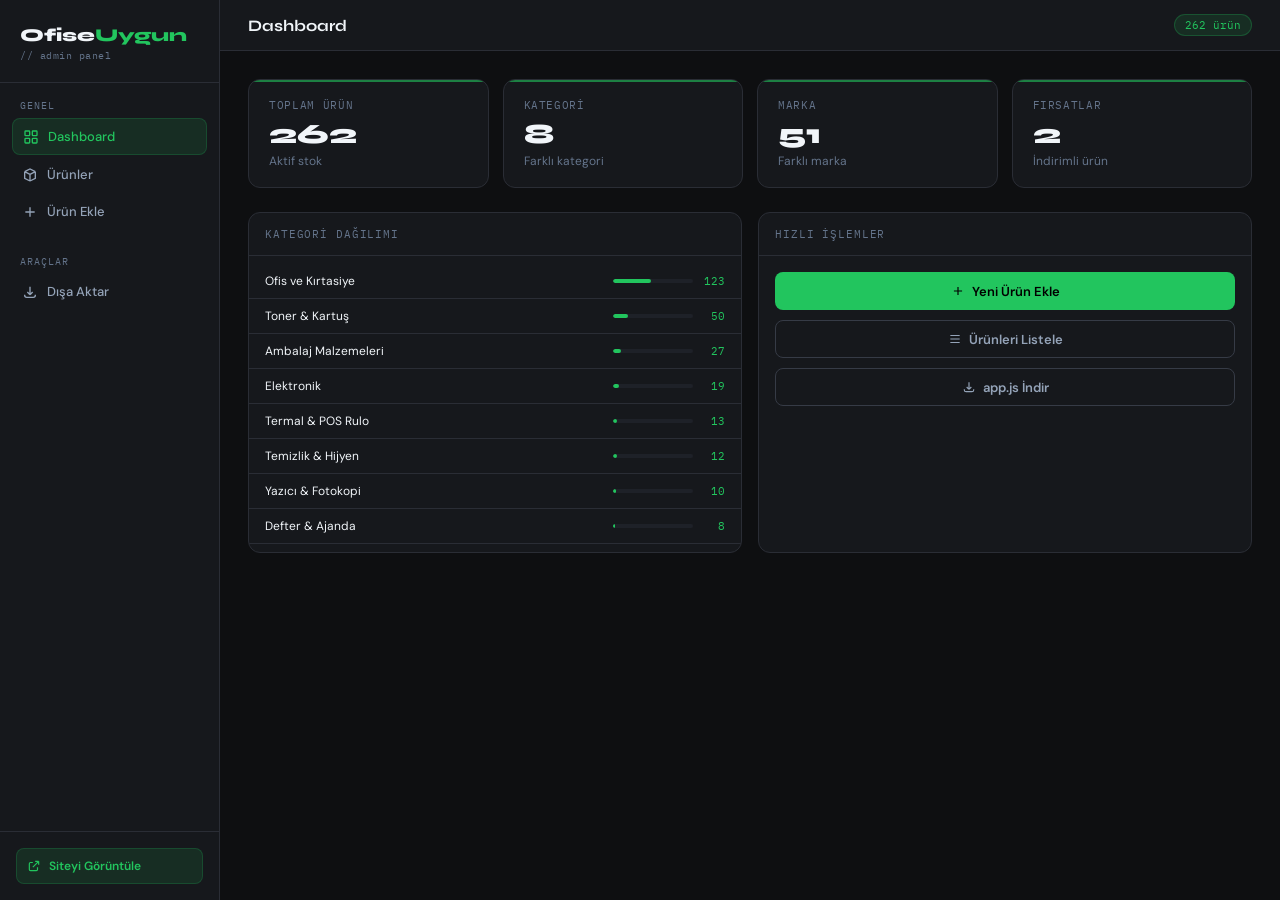
<file: admin.html>
<!DOCTYPE html>
<html lang="tr">
<head>
<meta charset="UTF-8">
<meta name="viewport" content="width=device-width, initial-scale=1.0">
<title>OfiseUygun – Admin Paneli</title>
<link href="https://fonts.googleapis.com/css2?family=IBM+Plex+Mono:wght@400;600&family=Syne:wght@600;700;800&family=DM+Sans:wght@300;400;500;600&display=swap" rel="stylesheet">
<style>
  :root {
    --bg: #0e0f11;
    --surface: #16181c;
    --surface2: #1e2128;
    --border: #2a2d35;
    --border2: #363b46;
    --green: #22c55e;
    --green-dim: #16a34a;
    --green-glow: rgba(34,197,94,.12);
    --red: #ef4444;
    --yellow: #f59e0b;
    --blue: #3b82f6;
    --text: #f1f5f9;
    --muted: #64748b;
    --muted2: #94a3b8;
    --mono: 'IBM Plex Mono', monospace;
    --head: 'Syne', sans-serif;
    --body: 'DM Sans', sans-serif;
  }

  * { box-sizing: border-box; margin: 0; padding: 0; }
  html { scroll-behavior: smooth; }
  body { background: var(--bg); color: var(--text); font-family: var(--body); font-size: 14px; min-height: 100vh; display: flex; }

  /* ── SIDEBAR ── */
  .sidebar {
    width: 220px; flex-shrink: 0; background: var(--surface);
    border-right: 1px solid var(--border); display: flex; flex-direction: column;
    position: sticky; top: 0; height: 100vh; overflow-y: auto;
  }
  .sidebar-logo {
    padding: 24px 20px 20px; border-bottom: 1px solid var(--border);
  }
  .sidebar-logo .brand { font-family: var(--head); font-size: 18px; font-weight: 800; }
  .sidebar-logo .brand span { color: var(--green); }
  .sidebar-logo .sub { font-family: var(--mono); font-size: 10px; color: var(--muted); margin-top: 3px; letter-spacing: .05em; }
  .nav-section { padding: 16px 12px 8px; }
  .nav-label { font-family: var(--mono); font-size: 10px; color: var(--muted); letter-spacing: .1em; text-transform: uppercase; padding: 0 8px; margin-bottom: 6px; }
  .nav-item {
    display: flex; align-items: center; gap: 9px; padding: 9px 10px; border-radius: 8px;
    cursor: pointer; font-size: 13px; font-weight: 500; color: var(--muted2);
    transition: all .15s; margin-bottom: 2px;
  }
  .nav-item:hover { background: var(--surface2); color: var(--text); }
  .nav-item.active { background: var(--green-glow); color: var(--green); border: 1px solid rgba(34,197,94,.2); }
  .nav-item svg { width: 16px; height: 16px; flex-shrink: 0; }
  .sidebar-footer { margin-top: auto; padding: 16px; border-top: 1px solid var(--border); }
  .site-link {
    display: flex; align-items: center; gap: 8px; padding: 9px 10px; border-radius: 8px;
    background: var(--green-glow); border: 1px solid rgba(34,197,94,.2); color: var(--green);
    font-size: 12px; font-weight: 600; cursor: pointer; text-decoration: none; transition: all .15s;
  }
  .site-link:hover { background: rgba(34,197,94,.2); }

  /* ── MAIN ── */
  .main { flex: 1; display: flex; flex-direction: column; min-width: 0; }
  .topbar {
    background: var(--surface); border-bottom: 1px solid var(--border);
    padding: 14px 28px; display: flex; align-items: center; justify-content: space-between;
    position: sticky; top: 0; z-index: 50;
  }
  .topbar-title { font-family: var(--head); font-size: 16px; font-weight: 700; }
  .topbar-right { display: flex; align-items: center; gap: 10px; }
  .badge-green { background: var(--green-glow); border: 1px solid rgba(34,197,94,.25); color: var(--green); font-family: var(--mono); font-size: 11px; padding: 3px 10px; border-radius: 20px; }
  .content { padding: 28px; flex: 1; }

  /* ── PAGES ── */
  .page { display: none; }
  .page.active { display: block; }

  /* ── STATS ROW ── */
  .stats-row { display: grid; grid-template-columns: repeat(4,1fr); gap: 14px; margin-bottom: 24px; }
  .stat-card {
    background: var(--surface); border: 1px solid var(--border); border-radius: 12px;
    padding: 18px 20px; position: relative; overflow: hidden;
  }
  .stat-card::before { content: ''; position: absolute; top: 0; left: 0; right: 0; height: 2px; background: var(--green); opacity: .6; }
  .stat-label { font-family: var(--mono); font-size: 11px; color: var(--muted); letter-spacing: .06em; text-transform: uppercase; margin-bottom: 8px; }
  .stat-val { font-family: var(--head); font-size: 28px; font-weight: 800; color: var(--text); line-height: 1; }
  .stat-sub { font-size: 12px; color: var(--muted); margin-top: 5px; }

  /* ── TOOLBAR ── */
  .toolbar { display: flex; align-items: center; gap: 10px; margin-bottom: 18px; flex-wrap: wrap; }
  .search-box {
    flex: 1; min-width: 220px; display: flex; align-items: center; gap: 8px;
    background: var(--surface); border: 1px solid var(--border); border-radius: 8px;
    padding: 0 12px; height: 38px;
  }
  .search-box svg { width: 15px; height: 15px; color: var(--muted); flex-shrink: 0; }
  .search-box input { flex: 1; background: none; border: none; outline: none; color: var(--text); font-size: 13px; font-family: var(--body); }
  .search-box input::placeholder { color: var(--muted); }
  .sel {
    background: var(--surface); border: 1px solid var(--border); border-radius: 8px;
    padding: 0 12px; height: 38px; color: var(--text); font-size: 13px; font-family: var(--body);
    outline: none; cursor: pointer;
  }
  .btn {
    height: 38px; padding: 0 16px; border-radius: 8px; font-size: 13px; font-weight: 600;
    cursor: pointer; transition: all .15s; display: flex; align-items: center; gap: 7px; white-space: nowrap;
    font-family: var(--body);
  }
  .btn-primary { background: var(--green); color: #000; border: none; }
  .btn-primary:hover { background: #16a34a; }
  .btn-outline { background: transparent; border: 1px solid var(--border2); color: var(--muted2); }
  .btn-outline:hover { border-color: var(--green); color: var(--green); }
  .btn-danger { background: transparent; border: 1px solid rgba(239,68,68,.3); color: var(--red); }
  .btn-danger:hover { background: rgba(239,68,68,.1); }
  .btn svg { width: 14px; height: 14px; }

  /* ── TABLE ── */
  .table-wrap { background: var(--surface); border: 1px solid var(--border); border-radius: 12px; overflow: hidden; }
  table { width: 100%; border-collapse: collapse; }
  th { background: var(--surface2); padding: 10px 16px; text-align: left; font-family: var(--mono); font-size: 10px; color: var(--muted); letter-spacing: .08em; text-transform: uppercase; font-weight: 400; border-bottom: 1px solid var(--border); white-space: nowrap; }
  td { padding: 11px 16px; border-bottom: 1px solid var(--border); font-size: 13px; vertical-align: middle; }
  tr:last-child td { border-bottom: none; }
  tr:hover td { background: rgba(255,255,255,.02); }
  .td-img { width: 42px; height: 42px; object-fit: contain; border-radius: 6px; background: var(--surface2); border: 1px solid var(--border); }
  .td-img-ph { width: 42px; height: 42px; border-radius: 6px; background: var(--surface2); border: 1px solid var(--border); display: flex; align-items: center; justify-content: center; color: var(--muted); }
  .td-name { font-weight: 600; color: var(--text); max-width: 220px; }
  .td-name small { display: block; font-weight: 400; color: var(--muted); font-size: 11px; margin-top: 2px; }
  .td-price { font-family: var(--mono); font-weight: 600; color: var(--green); }
  .td-sku { font-family: var(--mono); font-size: 11px; color: var(--muted); }
  .cat-badge { display: inline-flex; padding: 2px 9px; border-radius: 20px; font-size: 11px; font-weight: 600; background: var(--surface2); border: 1px solid var(--border2); color: var(--muted2); white-space: nowrap; }
  .ribbon-badge { display: inline-flex; padding: 2px 9px; border-radius: 20px; font-size: 11px; font-weight: 600; background: rgba(245,158,11,.1); border: 1px solid rgba(245,158,11,.3); color: var(--yellow); }
  .row-actions { display: flex; gap: 6px; }
  .act-btn { width: 30px; height: 30px; border-radius: 6px; display: flex; align-items: center; justify-content: center; cursor: pointer; transition: all .15s; }
  .act-btn svg { width: 14px; height: 14px; }
  .act-edit { background: rgba(59,130,246,.1); border: 1px solid rgba(59,130,246,.2); color: var(--blue); }
  .act-edit:hover { background: rgba(59,130,246,.2); }
  .act-del { background: rgba(239,68,68,.08); border: 1px solid rgba(239,68,68,.15); color: var(--red); }
  .act-del:hover { background: rgba(239,68,68,.18); }

  /* ── PAGINATION ── */
  .pagination { display: flex; align-items: center; justify-content: space-between; padding: 14px 16px; border-top: 1px solid var(--border); }
  .pag-info { font-family: var(--mono); font-size: 11px; color: var(--muted); }
  .pag-btns { display: flex; gap: 5px; }
  .pag-btn { width: 30px; height: 30px; border-radius: 6px; background: var(--surface2); border: 1px solid var(--border); color: var(--muted2); font-size: 12px; display: flex; align-items: center; justify-content: center; cursor: pointer; transition: all .15s; }
  .pag-btn:hover { border-color: var(--green); color: var(--green); }
  .pag-btn.active { background: var(--green); color: #000; border-color: var(--green); font-weight: 700; }

  /* ── MODAL ── */
  .modal-ov { position: fixed; inset: 0; background: rgba(0,0,0,.7); backdrop-filter: blur(4px); z-index: 200; display: flex; align-items: center; justify-content: center; opacity: 0; pointer-events: none; transition: opacity .2s; }
  .modal-ov.open { opacity: 1; pointer-events: all; }
  .modal-box {
    background: var(--surface); border: 1px solid var(--border2); border-radius: 16px;
    width: 560px; max-width: 95vw; max-height: 90vh; overflow-y: auto;
    transform: translateY(16px); transition: transform .2s;
  }
  .modal-ov.open .modal-box { transform: translateY(0); }
  .modal-head { padding: 22px 24px 18px; border-bottom: 1px solid var(--border); display: flex; align-items: center; justify-content: space-between; }
  .modal-head h3 { font-family: var(--head); font-size: 16px; font-weight: 700; }
  .modal-x { width: 30px; height: 30px; border-radius: 6px; background: var(--surface2); border: 1px solid var(--border); color: var(--muted2); display: flex; align-items: center; justify-content: center; cursor: pointer; transition: all .15s; }
  .modal-x:hover { border-color: var(--red); color: var(--red); }
  .modal-x svg { width: 14px; height: 14px; }
  .modal-body { padding: 22px 24px; }
  .form-grid { display: grid; grid-template-columns: 1fr 1fr; gap: 14px; }
  .form-full { grid-column: 1/-1; }
  .field label { display: block; font-family: var(--mono); font-size: 11px; color: var(--muted); letter-spacing: .06em; text-transform: uppercase; margin-bottom: 6px; }
  .field input, .field select, .field textarea {
    width: 100%; background: var(--surface2); border: 1px solid var(--border2); border-radius: 8px;
    padding: 9px 12px; color: var(--text); font-size: 13px; font-family: var(--body); outline: none;
    transition: border-color .15s;
  }
  .field input:focus, .field select:focus, .field textarea:focus { border-color: var(--green); }
  .field textarea { resize: vertical; min-height: 80px; }
  .modal-foot { padding: 16px 24px; border-top: 1px solid var(--border); display: flex; justify-content: flex-end; gap: 10px; }

  /* ── TOAST ── */
  .toast {
    position: fixed; bottom: 24px; right: 24px; z-index: 999;
    background: var(--surface2); border: 1px solid var(--border2); border-radius: 10px;
    padding: 12px 18px; display: flex; align-items: center; gap: 10px;
    font-size: 13px; font-weight: 500; box-shadow: 0 8px 30px rgba(0,0,0,.4);
    transform: translateY(80px); opacity: 0; transition: all .3s; pointer-events: none;
  }
  .toast.show { transform: translateY(0); opacity: 1; }
  .toast-dot { width: 8px; height: 8px; border-radius: 50%; background: var(--green); flex-shrink: 0; }
  .toast-dot.red { background: var(--red); }

  /* ── EMPTY ── */
  .empty-state { text-align: center; padding: 60px 20px; color: var(--muted); }
  .empty-state svg { width: 48px; height: 48px; margin: 0 auto 14px; opacity: .3; }
  .empty-state p { font-size: 14px; }

  /* ── CONFIRM MODAL ── */
  .confirm-box { max-width: 380px; }
  .confirm-icon { width: 48px; height: 48px; border-radius: 12px; background: rgba(239,68,68,.1); border: 1px solid rgba(239,68,68,.2); display: flex; align-items: center; justify-content: center; margin: 0 auto 14px; }
  .confirm-icon svg { width: 22px; height: 22px; color: var(--red); }
  .confirm-text { text-align: center; margin-bottom: 20px; }
  .confirm-text h4 { font-family: var(--head); font-size: 16px; margin-bottom: 6px; }
  .confirm-text p { font-size: 13px; color: var(--muted2); line-height: 1.5; }

  /* ── SCROLLBAR ── */
  ::-webkit-scrollbar { width: 5px; height: 5px; }
  ::-webkit-scrollbar-track { background: transparent; }
  ::-webkit-scrollbar-thumb { background: var(--border2); border-radius: 3px; }

  /* ── CATEGORY COLORS ── */
  .cat-toner { background: rgba(239,68,68,.08); border-color: rgba(239,68,68,.2); color: #f87171; }
  .cat-yazici { background: rgba(59,130,246,.08); border-color: rgba(59,130,246,.2); color: #60a5fa; }
  .cat-kirtasiye { background: rgba(245,158,11,.08); border-color: rgba(245,158,11,.2); color: #fbbf24; }
  .cat-ambalaj { background: rgba(139,92,246,.08); border-color: rgba(139,92,246,.2); color: #a78bfa; }
  .cat-elektronik { background: rgba(34,197,94,.08); border-color: rgba(34,197,94,.2); color: #4ade80; }
  .cat-termal { background: rgba(236,72,153,.08); border-color: rgba(236,72,153,.2); color: #f472b6; }
  .cat-temizlik { background: rgba(20,184,166,.08); border-color: rgba(20,184,166,.2); color: #2dd4bf; }

  /* ── IMG PREVIEW ── */
  .img-preview { width: 80px; height: 80px; border-radius: 8px; border: 1px solid var(--border2); object-fit: contain; background: var(--surface2); display: none; margin-bottom: 10px; }
  .img-preview.show { display: block; }

  /* ── BULK BAR ── */
  .bulk-bar {
    background: var(--surface2); border: 1px solid var(--border2); border-radius: 8px;
    padding: 10px 16px; display: flex; align-items: center; gap: 12px;
    margin-bottom: 14px; display: none;
  }
  .bulk-bar.show { display: flex; }
  .bulk-count { font-family: var(--mono); font-size: 12px; color: var(--green); font-weight: 600; }

  .chk { width: 15px; height: 15px; accent-color: var(--green); cursor: pointer; }

  /* ── EXPORT BTN ── */
  .export-note { font-family: var(--mono); font-size: 11px; color: var(--muted); margin-top: 10px; padding: 10px 12px; background: var(--surface2); border-radius: 6px; border: 1px solid var(--border); line-height: 1.6; }
</style>
</head>
<body>

<!-- ══ SIDEBAR ══ -->
<aside class="sidebar">
  <div class="sidebar-logo">
    <div class="brand">Ofise<span>Uygun</span></div>
    <div class="sub">// admin panel</div>
  </div>
  <div class="nav-section">
    <div class="nav-label">Genel</div>
    <div class="nav-item active" onclick="showPage('dashboard')">
      <svg fill="none" viewBox="0 0 24 24" stroke="currentColor" stroke-width="2"><rect x="3" y="3" width="7" height="7" rx="1"/><rect x="14" y="3" width="7" height="7" rx="1"/><rect x="3" y="14" width="7" height="7" rx="1"/><rect x="14" y="14" width="7" height="7" rx="1"/></svg>
      Dashboard
    </div>
    <div class="nav-item" onclick="showPage('products')">
      <svg fill="none" viewBox="0 0 24 24" stroke="currentColor" stroke-width="2"><path d="M20 7l-8-4-8 4m16 0l-8 4m8-4v10l-8 4m0-10L4 7m8 4v10M4 7v10l8 4"/></svg>
      Ürünler
    </div>
    <div class="nav-item" onclick="showPage('addProduct')">
      <svg fill="none" viewBox="0 0 24 24" stroke="currentColor" stroke-width="2"><path d="M12 5v14m-7-7h14"/></svg>
      Ürün Ekle
    </div>
  </div>
  <div class="nav-section">
    <div class="nav-label">Araçlar</div>
    <div class="nav-item" onclick="showPage('export')">
      <svg fill="none" viewBox="0 0 24 24" stroke="currentColor" stroke-width="2"><path d="M4 16v1a3 3 0 003 3h10a3 3 0 003-3v-1m-4-4l-4 4m0 0l-4-4m4 4V4"/></svg>
      Dışa Aktar
    </div>
  </div>
  <div class="sidebar-footer">
    <a class="site-link" href="index.html" target="_blank">
      <svg fill="none" viewBox="0 0 24 24" stroke="currentColor" stroke-width="2" style="width:14px;height:14px"><path d="M10 6H6a2 2 0 00-2 2v10a2 2 0 002 2h10a2 2 0 002-2v-4M14 4h6m0 0v6m0-6L10 14"/></svg>
      Siteyi Görüntüle
    </a>
  </div>
</aside>

<!-- ══ MAIN ══ -->
<div class="main">
  <div class="topbar">
    <div class="topbar-title" id="topbarTitle">Dashboard</div>
    <div class="topbar-right">
      <div class="badge-green" id="productCountBadge">0 ürün</div>
    </div>
  </div>
  <div class="content">

    <!-- ── DASHBOARD ── -->
    <div class="page active" id="page-dashboard">
      <div class="stats-row">
        <div class="stat-card">
          <div class="stat-label">Toplam Ürün</div>
          <div class="stat-val" id="s-total">0</div>
          <div class="stat-sub">Aktif stok</div>
        </div>
        <div class="stat-card">
          <div class="stat-label">Kategori</div>
          <div class="stat-val" id="s-cats">0</div>
          <div class="stat-sub">Farklı kategori</div>
        </div>
        <div class="stat-card">
          <div class="stat-label">Marka</div>
          <div class="stat-val" id="s-brands">0</div>
          <div class="stat-sub">Farklı marka</div>
        </div>
        <div class="stat-card">
          <div class="stat-label">Fırsatlar</div>
          <div class="stat-val" id="s-sale">0</div>
          <div class="stat-sub">İndirimli ürün</div>
        </div>
      </div>

      <div style="display:grid;grid-template-columns:1fr 1fr;gap:16px">
        <div class="table-wrap">
          <div style="padding:14px 16px;border-bottom:1px solid var(--border);font-family:var(--mono);font-size:11px;color:var(--muted);text-transform:uppercase;letter-spacing:.08em">Kategori Dağılımı</div>
          <div id="catBreakdown" style="padding:8px 0"></div>
        </div>
        <div class="table-wrap">
          <div style="padding:14px 16px;border-bottom:1px solid var(--border);font-family:var(--mono);font-size:11px;color:var(--muted);text-transform:uppercase;letter-spacing:.08em">Hızlı İşlemler</div>
          <div style="padding:16px;display:flex;flex-direction:column;gap:10px">
            <button class="btn btn-primary" style="width:100%;justify-content:center" onclick="showPage('addProduct')">
              <svg fill="none" viewBox="0 0 24 24" stroke="currentColor" stroke-width="2"><path d="M12 5v14m-7-7h14"/></svg>
              Yeni Ürün Ekle
            </button>
            <button class="btn btn-outline" style="width:100%;justify-content:center" onclick="showPage('products')">
              <svg fill="none" viewBox="0 0 24 24" stroke="currentColor" stroke-width="2"><path d="M4 6h16M4 12h16M4 18h16"/></svg>
              Ürünleri Listele
            </button>
            <button class="btn btn-outline" style="width:100%;justify-content:center" onclick="showPage('export')">
              <svg fill="none" viewBox="0 0 24 24" stroke="currentColor" stroke-width="2"><path d="M4 16v1a3 3 0 003 3h10a3 3 0 003-3v-1m-4-4l-4 4m0 0l-4-4m4 4V4"/></svg>
              app.js İndir
            </button>
          </div>
        </div>
      </div>
    </div>

    <!-- ── ÜRÜNLER ── -->
    <div class="page" id="page-products">
      <div class="toolbar">
        <div class="search-box">
          <svg fill="none" viewBox="0 0 24 24" stroke="currentColor" stroke-width="2.5"><circle cx="11" cy="11" r="8"/><path d="m21 21-4.35-4.35"/></svg>
          <input type="search" id="prodSearch" placeholder="Ürün adı, marka, SKU ara..." oninput="renderProducts()">
        </div>
        <select class="sel" id="catFilter" onchange="renderProducts()">
          <option value="">Tüm Kategoriler</option>
        </select>
        <select class="sel" id="sortFilter" onchange="renderProducts()">
          <option value="">Varsayılan</option>
          <option value="pa">Fiyat ↑</option>
          <option value="pd">Fiyat ↓</option>
          <option value="na">A–Z</option>
        </select>
        <button class="btn btn-primary" onclick="openAddModal()">
          <svg fill="none" viewBox="0 0 24 24" stroke="currentColor" stroke-width="2"><path d="M12 5v14m-7-7h14"/></svg>
          Ürün Ekle
        </button>
      </div>

      <div class="bulk-bar" id="bulkBar">
        <span class="bulk-count" id="bulkCount">0 seçili</span>
        <button class="btn btn-danger" onclick="bulkDelete()">
          <svg fill="none" viewBox="0 0 24 24" stroke="currentColor" stroke-width="2"><path d="M19 7l-.867 12.142A2 2 0 0116.138 21H7.862a2 2 0 01-1.995-1.858L5 7m5 4v6m4-6v6m1-10V4a1 1 0 00-1-1h-4a1 1 0 00-1 1v3M4 7h16"/></svg>
          Seçilenleri Sil
        </button>
        <button class="btn btn-outline" onclick="clearSelection()">İptal</button>
      </div>

      <div class="table-wrap">
        <table>
          <thead>
            <tr>
              <th><input type="checkbox" class="chk" id="selectAll" onchange="toggleSelectAll(this)"></th>
              <th>Görsel</th>
              <th>Ürün Adı</th>
              <th>Kategori</th>
              <th>Fiyat</th>
              <th>SKU</th>
              <th>İşlemler</th>
            </tr>
          </thead>
          <tbody id="prodTbody"></tbody>
        </table>
        <div class="pagination">
          <div class="pag-info" id="pagInfo"></div>
          <div class="pag-btns" id="pagBtns"></div>
        </div>
      </div>
    </div>

    <!-- ── ÜRÜN EKLE ── -->
    <div class="page" id="page-addProduct">
      <div style="max-width:600px">
        <div class="table-wrap" style="padding:24px">
          <h3 style="font-family:var(--head);font-size:16px;margin-bottom:20px">Yeni Ürün Ekle</h3>
          <div class="form-grid">
            <div class="field form-full">
              <label>Ürün Adı *</label>
              <input type="text" id="f-name" placeholder="Ürün adını girin">
            </div>
            <div class="field">
              <label>Marka</label>
              <input type="text" id="f-brand" placeholder="Marka adı">
            </div>
            <div class="field">
              <label>SKU / Kod</label>
              <input type="text" id="f-sku" placeholder="Ürün kodu">
            </div>
            <div class="field">
              <label>Fiyat (₺) *</label>
              <input type="number" id="f-price" placeholder="0.00" step="0.01">
            </div>
            <div class="field">
              <label>Eski Fiyat (₺)</label>
              <input type="number" id="f-strikePrice" placeholder="0.00" step="0.01">
            </div>
            <div class="field form-full">
              <label>Kategori *</label>
              <select id="f-category">
                <option value="">Kategori seçin</option>
                <option>Toner & Kartuş</option>
                <option>Yazıcı & Fotokopi</option>
                <option>Ofis ve Kırtasiye</option>
                <option>Ambalaj Malzemeleri</option>
                <option>Elektronik</option>
                <option>Termal & POS Rulo</option>
                <option>Temizlik & Hijyen</option>
                <option>Defter & Ajanda</option>
              </select>
            </div>
            <div class="field form-full">
              <label>Rozet</label>
              <select id="f-ribbon">
                <option value="">Rozet yok</option>
                <option value="En Çok Satan">⭐ En Çok Satan</option>
                <option value="Yeni">🆕 Yeni</option>
                <option value="İndirimli">🔥 İndirimli</option>
              </select>
            </div>
            <div class="field form-full">
              <label>Görsel URL</label>
              <input type="url" id="f-img" placeholder="https://..." oninput="previewImg()">
              <img id="f-img-preview" class="img-preview" alt="">
            </div>
            <div class="field form-full">
              <label>Açıklama</label>
              <textarea id="f-desc" placeholder="Ürün açıklaması..."></textarea>
            </div>
          </div>
          <div style="display:flex;gap:10px;margin-top:20px">
            <button class="btn btn-primary" onclick="saveNewProduct()">
              <svg fill="none" viewBox="0 0 24 24" stroke="currentColor" stroke-width="2"><path d="M5 13l4 4L19 7"/></svg>
              Ürünü Kaydet
            </button>
            <button class="btn btn-outline" onclick="clearForm()">Temizle</button>
          </div>
        </div>
      </div>
    </div>

    <!-- ── DIŞA AKTAR ── -->
    <div class="page" id="page-export">
      <div style="max-width:600px;display:flex;flex-direction:column;gap:16px">
        <div class="table-wrap" style="padding:24px">
          <h3 style="font-family:var(--head);font-size:16px;margin-bottom:6px">app.js Olarak İndir</h3>
          <p style="font-size:13px;color:var(--muted2);line-height:1.6;margin-bottom:18px">
            Admin panelinde yaptığınız tüm değişiklikler (ürün ekleme, silme, düzenleme) buradan <code style="background:var(--surface2);padding:2px 6px;border-radius:4px;font-family:var(--mono);font-size:12px">app.js</code> dosyası olarak indirilir. İndirilen dosyayı sitenizin klasörüne kopyalayın.
          </p>
          <button class="btn btn-primary" style="width:100%;justify-content:center;height:44px" onclick="exportAppJS()">
            <svg fill="none" viewBox="0 0 24 24" stroke="currentColor" stroke-width="2"><path d="M4 16v1a3 3 0 003 3h10a3 3 0 003-3v-1m-4-4l-4 4m0 0l-4-4m4 4V4"/></svg>
            app.js İndir
          </button>
          <div class="export-note" style="margin-top:14px">
            📁 İndirilen dosyayı <strong>index.html</strong> ile aynı klasöre kopyalayın.<br>
            ✅ Eski <strong>app.js</strong> dosyasının üzerine yazın.<br>
            🔄 Sayfayı yenileyin — değişiklikler anında yansır.
          </div>
        </div>

        <div class="table-wrap" style="padding:24px">
          <h3 style="font-family:var(--head);font-size:16px;margin-bottom:6px">JSON Olarak İndir</h3>
          <p style="font-size:13px;color:var(--muted2);line-height:1.6;margin-bottom:18px">
            Sadece ürün verilerini JSON formatında indirin. Yedekleme veya başka platformlara aktarma için kullanışlıdır.
          </p>
          <button class="btn btn-outline" style="width:100%;justify-content:center;height:44px" onclick="exportJSON()">
            <svg fill="none" viewBox="0 0 24 24" stroke="currentColor" stroke-width="2"><path d="M9 12h6m-6 4h6m2 5H7a2 2 0 01-2-2V5a2 2 0 012-2h5.586a1 1 0 01.707.293l5.414 5.414a1 1 0 01.293.707V19a2 2 0 01-2 2z"/></svg>
            products.json İndir
          </button>
        </div>

        <div class="table-wrap" style="padding:24px">
          <h3 style="font-family:var(--head);font-size:16px;margin-bottom:6px">JSON İçe Aktar</h3>
          <p style="font-size:13px;color:var(--muted2);line-height:1.6;margin-bottom:14px">
            Daha önce indirdiğiniz JSON dosyasını yükleyerek verileri geri yükleyin.
          </p>
          <input type="file" id="importFile" accept=".json" style="display:none" onchange="importJSON(this)">
          <button class="btn btn-outline" style="width:100%;justify-content:center;height:44px" onclick="document.getElementById('importFile').click()">
            <svg fill="none" viewBox="0 0 24 24" stroke="currentColor" stroke-width="2"><path d="M4 16v1a3 3 0 003 3h10a3 3 0 003-3v-1m-4-8l-4-4m0 0L8 8m4-4v12"/></svg>
            JSON Dosyası Yükle
          </button>
        </div>
      </div>
    </div>

  </div>
</div>

<!-- ══ ÜRÜN DÜZENLE MODAL ══ -->
<div class="modal-ov" id="editModal">
  <div class="modal-box">
    <div class="modal-head">
      <h3>Ürünü Düzenle</h3>
      <div class="modal-x" onclick="closeModal('editModal')"><svg fill="none" viewBox="0 0 24 24" stroke="currentColor" stroke-width="2.5"><path d="M6 18L18 6M6 6l12 12"/></svg></div>
    </div>
    <div class="modal-body">
      <input type="hidden" id="e-idx">
      <div class="form-grid">
        <div class="field form-full">
          <label>Ürün Adı *</label>
          <input type="text" id="e-name">
        </div>
        <div class="field">
          <label>Marka</label>
          <input type="text" id="e-brand">
        </div>
        <div class="field">
          <label>SKU / Kod</label>
          <input type="text" id="e-sku">
        </div>
        <div class="field">
          <label>Fiyat (₺) *</label>
          <input type="number" id="e-price" step="0.01">
        </div>
        <div class="field">
          <label>Eski Fiyat (₺)</label>
          <input type="number" id="e-strikePrice" step="0.01">
        </div>
        <div class="field form-full">
          <label>Kategori</label>
          <select id="e-category">
            <option>Toner & Kartuş</option>
            <option>Yazıcı & Fotokopi</option>
            <option>Ofis ve Kırtasiye</option>
            <option>Ambalaj Malzemeleri</option>
            <option>Elektronik</option>
            <option>Termal & POS Rulo</option>
            <option>Temizlik & Hijyen</option>
            <option>Defter & Ajanda</option>
          </select>
        </div>
        <div class="field form-full">
          <label>Rozet</label>
          <select id="e-ribbon">
            <option value="">Rozet yok</option>
            <option value="En Çok Satan">⭐ En Çok Satan</option>
            <option value="Yeni">🆕 Yeni</option>
            <option value="İndirimli">🔥 İndirimli</option>
          </select>
        </div>
        <div class="field form-full">
          <label>Görsel URL</label>
          <input type="url" id="e-img" oninput="previewEditImg()">
          <img id="e-img-preview" class="img-preview" alt="">
        </div>
        <div class="field form-full">
          <label>Açıklama</label>
          <textarea id="e-desc"></textarea>
        </div>
      </div>
    </div>
    <div class="modal-foot">
      <button class="btn btn-outline" onclick="closeModal('editModal')">İptal</button>
      <button class="btn btn-primary" onclick="saveEdit()">
        <svg fill="none" viewBox="0 0 24 24" stroke="currentColor" stroke-width="2"><path d="M5 13l4 4L19 7"/></svg>
        Kaydet
      </button>
    </div>
  </div>
</div>

<!-- ══ SİL ONAYI ══ -->
<div class="modal-ov" id="deleteModal">
  <div class="modal-box confirm-box">
    <div class="modal-body" style="padding:28px 24px">
      <div class="confirm-icon">
        <svg fill="none" viewBox="0 0 24 24" stroke="currentColor" stroke-width="2"><path d="M19 7l-.867 12.142A2 2 0 0116.138 21H7.862a2 2 0 01-1.995-1.858L5 7m5 4v6m4-6v6m1-10V4a1 1 0 00-1-1h-4a1 1 0 00-1 1v3M4 7h16"/></svg>
      </div>
      <div class="confirm-text">
        <h4>Ürünü Sil</h4>
        <p id="deleteMsg">Bu ürünü silmek istediğinize emin misiniz? Bu işlem geri alınamaz.</p>
      </div>
    </div>
    <div class="modal-foot">
      <button class="btn btn-outline" onclick="closeModal('deleteModal')">İptal</button>
      <button class="btn btn-danger" onclick="confirmDelete()">
        <svg fill="none" viewBox="0 0 24 24" stroke="currentColor" stroke-width="2"><path d="M19 7l-.867 12.142A2 2 0 0116.138 21H7.862a2 2 0 01-1.995-1.858L5 7m5 4v6m4-6v6m1-10V4a1 1 0 00-1-1h-4a1 1 0 00-1 1v3M4 7h16"/></svg>
        Evet, Sil
      </button>
    </div>
  </div>
</div>

<!-- ══ TOAST ══ -->
<div class="toast" id="toast">
  <div class="toast-dot" id="toastDot"></div>
  <span id="toastMsg"></span>
</div>

<script>
// ══ VERİ YÜKLEME ══
// Versiyon kontrolü — her yeni admin.html'de localStorage sıfırlanır
const DATA_VERSION = '262'; // ürün sayısı değişince bu artar
const DEFAULT_PRODUCTS = [{"name": "Kyocera TK-3060 İTHAL TONER", "brand": "Kyocera", "price": 700.0, "strikePrice": 0.0, "sku": "toner1", "category": "Toner & Kartuş", "ribbon": "", "description": "1.Kalite İthal Tonerdir.", "img": "https://static.wixstatic.com/media/899f39_bf5e02796f1c45749b824a8dabb32b79~mv2.png"}, {"name": "Canon i-SENSYS MF453dw Fotokopi Makinası", "brand": "Canon", "price": 18750.0, "strikePrice": 0.0, "sku": "yazıcı1", "category": "Yazıcı & Fotokopi", "ribbon": "En Çok Satan", "description": "Canon i-SENSYS MF453dw Fotokopi Makinası, güvenilir ve yüksek performanslı bir ofis makinesidir.  Yüksek hızlı çift taraflı baskı özelliğiyle, belgelerinizi hızlı ve verimli bir şekilde çoğaltabilirsi", "img": "https://static.wixstatic.com/media/899f39_6cd233990ed3423eada49bb7715b6a61~mv2.png"}, {"name": "Canon i-SENSYS MF463dw Fotokopi Makinası", "brand": "Canon", "price": 19450.0, "strikePrice": 0.0, "sku": "yazıcı2", "category": "Yazıcı & Fotokopi", "ribbon": "En Çok Satan", "description": "Canon i-SENSYS MF463dw Fotokopi Makinası, size güvenilir ve hızlı ofis baskı, tarama ve fotokopi çözümleri sunar. Bu çok yönlü makine, 38 ppm hızında baskı yapabilir ve çift taraflı baskı özelliği say", "img": "https://static.wixstatic.com/media/899f39_b5d13fe6eb88433288a2e6f785a3bb8a~mv2.png"}, {"name": "Canon i-SENSYS MF655cdw Renkli Fotokopi Makinası ", "brand": "Canon", "price": 19950.0, "strikePrice": 0.0, "sku": "yazıcı3", "category": "Yazıcı & Fotokopi", "ribbon": "En Çok Satan", "description": "Canon i-SENSYS MF655cdw Renkli Fotokopi Makinası, ofisinizdeki baskı ve kopyalama işlemlerini hızlı ve verimli bir şekilde gerçekleştirmenizi sağlayacak bir üründür. Bu çok yönlü fotokopi makinesi, re", "img": "https://static.wixstatic.com/media/899f39_03add774d2c84b5e83991a0a62aed7fc~mv2.png"}, {"name": "Canon PIXMA G3416 Yazıcı", "brand": "Canon", "price": 6950.0, "strikePrice": 0.0, "sku": "yazıcı4", "category": "Yazıcı & Fotokopi", "ribbon": "En Çok Satan", "description": "Canon PIXMA G3416 Yazıcı, dayanıklı ve yüksek performanslı bir yazıcıdır. Bu yazıcı, dolum tankı sistemine sahip olup, büyük miktarda belge ve fotoğraf basımı için idealdir.  Tükenen mürekkep kolayca ", "img": "https://static.wixstatic.com/media/899f39_06ead777cce24d429261ed97655d2b45~mv2.png"}, {"name": "Epson L3250 Yazıcı", "brand": "Epson", "price": 7950.0, "strikePrice": 0.0, "sku": "yazıcı5", "category": "Yazıcı & Fotokopi", "ribbon": "En Çok Satan", "description": "Epson L3250 Yazıcı, bürolar için mükemmel bir seçenektir. Yüksek kaliteli baskılar için tasarlanan bu yazıcı, kullanıcıların ihtiyaç duyduğu profesyonel sonuçları en üst düzeyde sunar. Hızlı baskı hız", "img": "https://static.wixstatic.com/media/899f39_1141b5de1e6647399274ea5b0ec4ae50~mv2.png"}, {"name": "Kyocera TK-1130 İTHAL TONER", "brand": "Kyocera", "price": 425.0, "strikePrice": 0.0, "sku": "toner2", "category": "Toner & Kartuş", "ribbon": "", "description": "", "img": "https://static.wixstatic.com/media/899f39_2f05a939c94d4029951e016eeb8ef9c2~mv2.png"}, {"name": "Kyocera TK-1120 İTHAL TONER", "brand": "Kyocera", "price": 290.0, "strikePrice": 0.0, "sku": "toner3", "category": "Toner & Kartuş", "ribbon": "", "description": "", "img": "https://static.wixstatic.com/media/899f39_abae5fb3cf064d1c98905d4ead80239e~mv2.png"}, {"name": "Kyocera TK-475 İTHAL TONER", "brand": "Kyocera", "price": 575.0, "strikePrice": 0.0, "sku": "toner5", "category": "Toner & Kartuş", "ribbon": "", "description": "", "img": "https://static.wixstatic.com/media/899f39_ed9ef5c11685419cb857f3a7886dcc1c~mv2.png"}, {"name": "Kyocera TK-3100 İTHAL TONER", "brand": "Kyocera", "price": 475.0, "strikePrice": 0.0, "sku": "toner6", "category": "Toner & Kartuş", "ribbon": "", "description": "", "img": "https://static.wixstatic.com/media/899f39_3af0d5aae898476fb9e8a8d05f686cd5~mv2.png"}, {"name": "Kyocera TK-3160 İTHAL TONER", "brand": "Kyocera", "price": 420.0, "strikePrice": 0.0, "sku": "toner7", "category": "Toner & Kartuş", "ribbon": "", "description": "", "img": "https://static.wixstatic.com/media/899f39_8af04d6c63b247a78b9720f2e8b90ba8~mv2.png"}, {"name": "Kyocera TK-1150 İTHAL TONER", "brand": "Kyocera", "price": 250.0, "strikePrice": 0.0, "sku": "toner7_2", "category": "Toner & Kartuş", "ribbon": "", "description": "", "img": "https://static.wixstatic.com/media/899f39_ac42ab302f404f14b628300bb83dbff9~mv2.png"}, {"name": "Kyocera TK-3190 İTHAL TONER", "brand": "Kyocera", "price": 990.0, "strikePrice": 0.0, "sku": "toner8", "category": "Toner & Kartuş", "ribbon": "", "description": "", "img": "https://static.wixstatic.com/media/899f39_96a47532456d494e8545f59b3b204f39~mv2.png"}, {"name": "Kyocera TK-3300 İTHAL TONER", "brand": "Kyocera", "price": 520.0, "strikePrice": 0.0, "sku": "toner8_2", "category": "Toner & Kartuş", "ribbon": "", "description": "", "img": "https://static.wixstatic.com/media/899f39_a8ca268ba85b4d1b839972d0b74bc50e~mv2.png"}, {"name": "Kyocera TK-3400 İTHAL TONER", "brand": "Kyocera", "price": 500.0, "strikePrice": 0.0, "sku": "toner9", "category": "Toner & Kartuş", "ribbon": "", "description": "", "img": "https://static.wixstatic.com/media/899f39_b0ce10b5a03c41adba0f864d39a601cf~mv2.png"}, {"name": "HP CE285A,CB435A,CB436A & CANON CRG-712,713,725 (1.6K) İTHAL TONER", "brand": "Canon", "price": 280.0, "strikePrice": 0.0, "sku": "toner9_2", "category": "Toner & Kartuş", "ribbon": "", "description": "CE285A,CB435A,CB436A & CANON CRG-712,713,725 uyumludur.", "img": "https://static.wixstatic.com/media/899f39_a058575bc5bf4e76ad1b6d6eabae0634~mv2.jpg"}, {"name": "HP CE278A & CRG-726, CRG-728 (2.1K) İTHAL TONER", "brand": "HP", "price": 280.0, "strikePrice": 0.0, "sku": "toner10", "category": "Toner & Kartuş", "ribbon": "", "description": "CE278A & CRG-726, CRG-728 uyumludur.", "img": "https://static.wixstatic.com/media/899f39_1ebf562f489c40a3a17c233835a5e45d~mv2.jpg"}, {"name": "HP Q2612A (12A) & CANON CRG-703 (2K) İTHAL TONER", "brand": "HP", "price": 275.0, "strikePrice": 0.0, "sku": "toner11", "category": "Toner & Kartuş", "ribbon": "", "description": "HP Q2612A (12A) & CANON CRG-703 UYUMLUDUR.", "img": "https://static.wixstatic.com/media/899f39_5c0ffa182c0b40ab903ad7afbe171d49~mv2.jpg"}, {"name": "HP CF283A & CANON CRG 737 (1.5K) İTHAL TONER", "brand": "HP", "price": 300.0, "strikePrice": 0.0, "sku": "toner12", "category": "Toner & Kartuş", "ribbon": "", "description": "HP CF283A & CANON CRG 737 uyumludur.1.5k baskı kapasitesi vardır.", "img": "https://static.wixstatic.com/media/899f39_126f8fb1b0f2464bb91e9318cfb7c86d~mv2.jpg"}, {"name": "HP CF283X (83X) & CANON CRG737 (2.4K) İTHAL TONER", "brand": "HP", "price": 325.0, "strikePrice": 0.0, "sku": "toner13", "category": "Toner & Kartuş", "ribbon": "", "description": "HP CF283X (83X) & CANON CRG737 UYUMLUDUR.2.4K BASKI KAPASİTESİ MEVCUTTUR.", "img": "https://static.wixstatic.com/media/899f39_4d771857eb0d4d9686dd4ace7eb7d82a~mv2.jpg"}, {"name": "HP CE255X (55X) & CANON CRG-724H (12.5K) İTHAL TONER", "brand": "HP", "price": 875.0, "strikePrice": 0.0, "sku": "toner14", "category": "Toner & Kartuş", "ribbon": "", "description": "HP CE255X (55X) & CANON CRG-724H UYUMLUDUR.12.5K BASKI KAPASİTESİNE SAHİPTİR.", "img": "https://static.wixstatic.com/media/899f39_e70775ec2ba24dc0bd202dd0aefdb50d~mv2.jpg"}, {"name": "HP CF289Y & CANON T06 & CRG-056H Chipsiz (20K) İTHAL TONER", "brand": "HP", "price": 975.0, "strikePrice": 0.0, "sku": "toner15", "category": "Toner & Kartuş", "ribbon": "", "description": "HP CF289Y & CANON T06 & CRG-056H Chipsiz UYUMLUDUR.20K BASKI KAPASİTESİNE SAHİPTİR.", "img": "https://static.wixstatic.com/media/899f39_7a105be0b2954d33963d6ac11f8c132b~mv2.png"}, {"name": "HP CE505XL,CF280XL & CRG-719HXL İTHAL TONER", "brand": "HP", "price": 560.0, "strikePrice": 0.0, "sku": "toner15_2", "category": "Toner & Kartuş", "ribbon": "", "description": "HP CE505XL,CF280XL & CRG-719HXL UYUMLUDUR.10K BASKI KAPASİTESİNE SAHİPTİR.", "img": "https://static.wixstatic.com/media/899f39_2d7ceb344e944ff4abbc61a469c53c36~mv2.jpg"}, {"name": "HP CE505X,CF280X & CANON CRG-719H (6.9K) İTHAL TONER", "brand": "HP", "price": 450.0, "strikePrice": 0.0, "sku": "toner16", "category": "Toner & Kartuş", "ribbon": "", "description": "HP CE505X,CF280X & CANON CRG-719H UYUMLUDUR.6.9K BASKI KAPASİTESİNE SAHİPTİR.", "img": "https://static.wixstatic.com/media/899f39_96fb1fdf5e224714b806dc0d2e78ec6b~mv2.jpg"}, {"name": "HP CE505A,CF280A & CANON CRG-719 (2.7K) İTHAL TONER", "brand": "HP", "price": 390.0, "strikePrice": 0.0, "sku": "toner16_2", "category": "Toner & Kartuş", "ribbon": "", "description": "HP CE505A,CF280A & CANON CRG-719 UYUMLUDUR.2.7K BASKI KAPASİTESİNE SAHİPTİR.", "img": "https://static.wixstatic.com/media/899f39_8be400a8be2e477cba7fdf011a653d87~mv2.jpg"}, {"name": "HP CF259X (59x) & CANON CRG-057H & T08 Chipsiz (10K) İTHAL TONER", "brand": "HP", "price": 495.0, "strikePrice": 0.0, "sku": "toner17", "category": "Toner & Kartuş", "ribbon": "", "description": "HP CF259X (59x) & CANON CRG-057H & T08 Chipsiz UYUMLUDUR.10K BASKI KAPASİTESİNE SAHİPTİR.", "img": "https://static.wixstatic.com/media/899f39_4afb065767b24417978d058fefbe1f94~mv2.jpg"}, {"name": "HP CF217A (17A) & CANON CRG-047 (1.6K) İTHAL TONER", "brand": "HP", "price": 300.0, "strikePrice": 0.0, "sku": "toner17_2", "category": "Toner & Kartuş", "ribbon": "", "description": "HP CF217A (17A) & CANON CRG-047 İTHAL TONER1.6K BASKİ KAPASİTESİNE SAHİPTİR.", "img": "https://static.wixstatic.com/media/899f39_c8f29807733b49b7bda19eb053924709~mv2.jpg"}, {"name": "HP W1106XL (106XL) (5K) İTHAL TONER", "brand": "HP", "price": 450.0, "strikePrice": 0.0, "sku": "toner18", "category": "Toner & Kartuş", "ribbon": "", "description": "HP W1106XL (106XL) UYUMLUDUR5K BASKI KAPASİTESİNE SAHİPTİR.", "img": "https://static.wixstatic.com/media/899f39_0b5fd68aee3341978a251ebee5e6587e~mv2.jpg"}, {"name": "HP CF226X (26X) & CANON CRG-052H (9.2K) İTHAL TONER", "brand": "HP", "price": 490.0, "strikePrice": 0.0, "sku": "toner18_2", "category": "Toner & Kartuş", "ribbon": "", "description": "HP CF226X (26X) & CANON CRG-052H UYUMLUDUR.9.2K BASKI KAPASİTESİNE SAHİPTİR.", "img": "https://static.wixstatic.com/media/899f39_ea5c572ff66445a0870ada7193998c3f~mv2.jpg"}, {"name": "Termal Pos Rulo 56x14m 5 Paket 50'Li KLAS", "brand": "KLAS", "price": 290.0, "strikePrice": 0.0, "sku": "pos1", "category": "Termal & POS Rulo", "ribbon": "", "description": "5 Paket toplamda 50 Rulo vardır.Ürünler BPA İçermez.TSEK Belgelidir.Tam metraj kaliteli kağıttır.Ofiseuygun ( SATT Büro ), KLAS Markanın yetkili satış bayisidir.", "img": "https://static.wixstatic.com/media/899f39_49de997ff602441a8dca9b80fed37c53~mv2.png"}, {"name": "Termal Pos Rulo 56x14m 10 Paket 100'Li KLAS", "brand": "KLAS", "price": 580.0, "strikePrice": 0.0, "sku": "pos2", "category": "Termal & POS Rulo", "ribbon": "", "description": "10 Paket toplamda 100 Rulo vardır.Ürünler BPA İçermez.TSEK Belgelidir.Tam metraj kaliteli kağıttır.Ofiseuygun ( SATT Büro ), KLAS Markanın yetkili satış bayisidir.", "img": "https://static.wixstatic.com/media/899f39_2f70e1a4ae44449cb8446b11a9c2aca8~mv2.png"}, {"name": "Termal Pos Rulo 56x14m 20 Paket 200'Li KLAS", "brand": "KLAS", "price": 1150.0, "strikePrice": 0.0, "sku": "pos3", "category": "Termal & POS Rulo", "ribbon": "", "description": "20 Paket toplamda 200 Rulo vardır.Ürünler BPA İçermez.TSEK Belgelidir.Tam metraj kaliteli kağıttır.Ofiseuygun ( SATT Büro ), KLAS Markanın yetkili satış bayisidir.", "img": "https://static.wixstatic.com/media/899f39_b745e9bafa8b4d5aa9d147d72da15e0c~mv2.png"}, {"name": "Termal Pos Rulo 56x14m 30 Paket 300'Li KLAS", "brand": "KLAS", "price": 1600.0, "strikePrice": 0.0, "sku": "pos4", "category": "Termal & POS Rulo", "ribbon": "", "description": "30 Paket toplamda 300 Rulo vardır.Ürünler BPA İçermez.TSEK Belgelidir.Tam metraj kaliteli kağıttır.Ofiseuygun ( SATT Büro ), KLAS Markanın yetkili satış bayisidir.", "img": "https://static.wixstatic.com/media/899f39_cb206467c59946f58f8140fd202a106d~mv2.png"}, {"name": "Termal Pos Rulo 56x14m 56 Paket 560'Li KLAS", "brand": "KLAS", "price": 3900.0, "strikePrice": 0.0, "sku": "pos5", "category": "Termal & POS Rulo", "ribbon": "", "description": "56 Paket toplamda 560 Rulo vardır. KOLİÜrünler BPA İçermez.TSEK Belgelidir.Tam metraj kaliteli kağıttır.Ofiseuygun ( SATT Büro ), KLAS Markanın yetkili satış bayisidir.", "img": "https://static.wixstatic.com/media/899f39_53cb2699f1df4f2ca03b910df1f9b225~mv2.png"}, {"name": "Termal Pos Rulo 56x14m 5 Paket 50'Li TEKNO", "brand": "TEKNO", "price": 360.0, "strikePrice": 0.0, "sku": "pos6", "category": "Termal & POS Rulo", "ribbon": "", "description": "56x14m boyutlarındadır.5 Paket toplamda 50 Rulo vardır.Ürünler BPA İçermez.TSEK Belgelidir.Tam metraj kaliteli kağıttır.Ofiseuygun ( SATT Büro ), TEKNO Markanın yetkili satış bayisidir.", "img": "https://static.wixstatic.com/media/899f39_6c5cf1dfecfb48a0a84410254667a299~mv2.png"}, {"name": "Termal Pos Rulo 56x14m 10 Paket 100'Li TEKNO", "brand": "TEKNO", "price": 700.0, "strikePrice": 0.0, "sku": "pos7", "category": "Termal & POS Rulo", "ribbon": "", "description": "56x14m boyutlarındadır.10 Paket toplamda 100 Rulo vardır.Ürünler BPA İçermez.TSEK Belgelidir.Tam metraj kaliteli kağıttır.Ofiseuygun ( SATT Büro ), TEKNO Markanın yetkili satış bayisidir.", "img": "https://static.wixstatic.com/media/899f39_9a2e7fbc62fe45a5ac56d47dc9b0dc43~mv2.png"}, {"name": "Termal Pos Rulo 56x14m 20 Paket 200'Li TEKNO", "brand": "TEKNO", "price": 1400.0, "strikePrice": 0.0, "sku": "pos7_2", "category": "Termal & POS Rulo", "ribbon": "", "description": "56x14m boyutlarındadır.20 Paket toplamda 200 Rulo vardır.Ürünler BPA İçermez.TSEK Belgelidir.Tam metraj kaliteli kağıttır.Ofiseuygun ( SATT Büro ), TEKNO Markanın yetkili satış bayisidir.", "img": "https://static.wixstatic.com/media/899f39_c90316517e7f4febbc811a9885e133e7~mv2.png"}, {"name": "Termal Pos Rulo 56x14m 30 Paket 300'Li TEKNO", "brand": "TEKNO", "price": 2100.0, "strikePrice": 0.0, "sku": "pos8", "category": "Termal & POS Rulo", "ribbon": "", "description": "56x14m boyutlarındadır.30 Paket toplamda 300 Rulo vardır.Ürünler BPA İçermez.TSEK Belgelidir.Tam metraj kaliteli kağıttır.Ofiseuygun ( SATT Büro ), TEKNO Markanın yetkili satış bayisidir.", "img": "https://static.wixstatic.com/media/899f39_3daaafd5df4a4373abf78b54ce9d4bd6~mv2.png"}, {"name": "Termal Pos Rulo 56x14m 60 Paket 600'Li TEKNO", "brand": "TEKNO", "price": 4200.0, "strikePrice": 0.0, "sku": "pos8wa", "category": "Termal & POS Rulo", "ribbon": "", "description": "56x14m boyutlarındadır.60 Paket toplamda 600 Rulo vardır. KOLİÜrünler BPA İçermez.TSEK Belgelidir.Tam metraj kaliteli kağıttır.Ofiseuygun ( SATT Büro ), TEKNO Markanın yetkili satış bayisidir.", "img": "https://static.wixstatic.com/media/899f39_0eee975613584599a510dcc131e5f777~mv2.png"}, {"name": "A4 Fotokopi Kağıdı 500 Sayfa 80gr SvetoCopy", "brand": "SvetoCopy", "price": 600.0, "strikePrice": 0.0, "sku": "kagıt1", "category": "Yazıcı & Fotokopi", "ribbon": "", "description": "A4 Fotokopi Kağıdı 500 Sayfa 80gr SvetoCopy", "img": "https://static.wixstatic.com/media/899f39_3d4bb0b788b14ea3b7aaf83992924bf9~mv2.jpg"}, {"name": "Kraf Poşet Dosya A4 100lü Paket", "brand": "KRAF", "price": 100.0, "strikePrice": 0.0, "sku": "krtsy1", "category": "Ofis ve Kırtasiye", "ribbon": "", "description": "Kraf Poşet Dosya A4 100lü Paket", "img": "https://static.wixstatic.com/media/899f39_3d543b2ae6954f06b6fc568480f9fcf6~mv2.png"}, {"name": "Pritt 43 Gram (büyük Boy) Stick Yapıştırıcı", "brand": "Pritt", "price": 90.0, "strikePrice": 0.0, "sku": "krtsy2", "category": "Ofis ve Kırtasiye", "ribbon": "", "description": "Pritt 43 Gram (büyük Boy) Stick Yapıştırıcı", "img": "https://static.wixstatic.com/media/899f39_c8a36aa350914cfd8376bacfa3ceb0af~mv2.png"}, {"name": "Kraf Geniş Klasör Mavi", "brand": "KRAF", "price": 120.0, "strikePrice": 0.0, "sku": "krtsy3", "category": "Ofis ve Kırtasiye", "ribbon": "", "description": "Kraf Geniş Klasör Mavi", "img": "https://static.wixstatic.com/media/899f39_5c464b9c0bdd4cdbabd9e268ee2b9e25~mv2.jpg"}, {"name": "Kraf Dar Klasör Mavi", "brand": "KRAF", "price": 120.0, "strikePrice": 0.0, "sku": "krtsy4", "category": "Ofis ve Kırtasiye", "ribbon": "", "description": "Kraf Dar Klasör Mavi", "img": "https://static.wixstatic.com/media/899f39_e1953f48250d416e9a540aba2952d9c5~mv2.jpg"}, {"name": "NOKİ Zımba Teli no:10 1000'li 20 Kutu", "brand": "Noki", "price": 199.0, "strikePrice": 0.0, "sku": "krtsy5", "category": "Ofis ve Kırtasiye", "ribbon": "", "description": "Her pakette 1000 adet olmak üzere toplamda 20.000 adet zımba teli bulunmaktadır.", "img": "https://static.wixstatic.com/media/899f39_957ed2455b4e4c17bbe57e806ac4d321~mv2.jpg"}, {"name": "Kraf Zımba Teli No 10 Sarı 20 Kutu 1000li 245G", "brand": "KRAF", "price": 199.0, "strikePrice": 0.0, "sku": "krtsy6", "category": "Ofis ve Kırtasiye", "ribbon": "", "description": "20 kutu 1000'li toplamda 20000 adet zımba teli vardır.", "img": "https://static.wixstatic.com/media/899f39_1323e1450fc04bde8e18be348bac6350~mv2.png"}, {"name": "Kraf Zımba Teli No 10, 10 Kutu 1000li 245G", "brand": "KRAF", "price": 150.0, "strikePrice": 0.0, "sku": "krtsy7", "category": "Ofis ve Kırtasiye", "ribbon": "", "description": "10 kutu 1000'li toplamda 10000 adet zımba teli bulunmaktadır", "img": "https://static.wixstatic.com/media/899f39_24f33b12949d4380820b4f24955a47ef~mv2.png"}, {"name": "Mas Zımba Teli No 10 10 Kutu 1000li Bakır", "brand": "Mas", "price": 100.0, "strikePrice": 0.0, "sku": "krtsy8", "category": "Ofis ve Kırtasiye", "ribbon": "", "description": "10 Kutu 1000li 10000 adet zımba teli vardır.", "img": "https://static.wixstatic.com/media/899f39_f3aca39240c946f08fabe9a5aa3ea883~mv2.png"}, {"name": "Bion Galvanizli Zımba Teli No:24/6 Metalik 1000 Li Kutu 20 Paket", "brand": "Bion", "price": 180.0, "strikePrice": 0.0, "sku": "krtsy9", "category": "Ofis ve Kırtasiye", "ribbon": "", "description": "Bion Galvanizli Zımba Teli No:24/6 Metalik 1000 Li Kutu 20 Paket", "img": "https://static.wixstatic.com/media/899f39_c0865f89ca124e30b87a321b0b711816~mv2.png"}, {"name": "Mas 145 Zımba Teli No:24/6 1000'li Beyaz - 10'lu Kutu", "brand": "Mas", "price": 150.0, "strikePrice": 0.0, "sku": "krtsy10", "category": "Ofis ve Kırtasiye", "ribbon": "", "description": "Mas 145 Zımba Teli No:24/6 1000'li Beyaz - 10'lu Kutu", "img": "https://static.wixstatic.com/media/899f39_e684eccfb4294ba19f3e28aa1f444f4d~mv2.webp"}, {"name": "Rapid 24/6 Standard 1000'li 20 Kutu", "brand": "Rapid", "price": 540.0, "strikePrice": 0.0, "sku": "krtsy11", "category": "Ofis ve Kırtasiye", "ribbon": "", "description": "Rapid 24/6 Standard 1000'li 20 Kutu 20000 adet zımba teli vardır.", "img": "https://static.wixstatic.com/media/899f39_aadc87e5184b4dc3b72ae0ce07218306~mv2.png"}, {"name": "Delta Zımba 24/6 Teli Beyaz 1000'li 10 Kutu", "brand": "Delta", "price": 150.0, "strikePrice": 0.0, "sku": "krtsy12", "category": "Ofis ve Kırtasiye", "ribbon": "", "description": "Delta Zımba Teli Beyaz 1000'li 10 Kutu 10000 adet zımba teli vardır.", "img": "https://static.wixstatic.com/media/899f39_9fc3c43a28894d1ba1918b8dab271b04~mv2.png"}, {"name": "Delta Zımba Teli 24/6 1000'Li 10 Kutu Sarı", "brand": "Delta", "price": 150.0, "strikePrice": 0.0, "sku": "krtsy13", "category": "Ofis ve Kırtasiye", "ribbon": "", "description": "Delta Zımba Teli 24/6 1000'Li 10 Kutu Sarı", "img": "https://static.wixstatic.com/media/899f39_5db015612be049c68afaa66cae548529~mv2.png"}, {"name": "Esselte Geniş Klasör - Siyah 9940", "brand": "Esselte", "price": 125.0, "strikePrice": 0.0, "sku": "krtsy14", "category": "Ofis ve Kırtasiye", "ribbon": "", "description": "Esselte Geniş Klasör - Siyah 9940", "img": "https://static.wixstatic.com/media/899f39_0bfac342fbdf4d4b813eac73b57909e1~mv2.jpg"}, {"name": "Esselte Plastik Klasör Dar A4 Siyah 9945", "brand": "Esselte", "price": 125.0, "strikePrice": 0.0, "sku": "krtsy15", "category": "Ofis ve Kırtasiye", "ribbon": "", "description": "Esselte Plastik Klasör Dar A4 Siyah 9945", "img": "https://static.wixstatic.com/media/899f39_02bb6098de7c475fb24e49f191812c9d~mv2.png"}, {"name": "Esselte Plastik Klasör Dar A4 Kırmızı 9945", "brand": "Esselte", "price": 125.0, "strikePrice": 0.0, "sku": "krtsy15_2", "category": "Ofis ve Kırtasiye", "ribbon": "", "description": "Esselte Plastik Klasör Dar A4 Kırmızı 9945", "img": "https://static.wixstatic.com/media/899f39_7cdf1b580ed64c8197d63c0f1cffe3e0~mv2.png"}, {"name": "Mas Dolphin Delgeç 20 Sayfa Kapasiteli Yeşil 0752", "brand": "Mas", "price": 100.0, "strikePrice": 0.0, "sku": "krtsy16", "category": "Ofis ve Kırtasiye", "ribbon": "", "description": "Mas Dolphin Delgeç 20 Sayfa Kapasiteli Yeşil 0752", "img": "https://static.wixstatic.com/media/899f39_59556b12340d47a9a5c4b5ffec6b4a70~mv2.png"}, {"name": "Mas Dolphin Delgeç 20 Sayfa Kapasiteli Mavi 0752", "brand": "Mas", "price": 100.0, "strikePrice": 0.0, "sku": "krtsy16_2", "category": "Ofis ve Kırtasiye", "ribbon": "", "description": "Mas Dolphin Delgeç 20 Sayfa Kapasiteli Mavi 0752", "img": "https://static.wixstatic.com/media/899f39_2ce10307cbb94a2db9c0fafe76875615~mv2.png"}, {"name": "Mas Dolphin 20 Sayfa Turuncu Delgeç", "brand": "Mas", "price": 100.0, "strikePrice": 0.0, "sku": "krtsy42", "category": "Ofis ve Kırtasiye", "ribbon": "", "description": "Mas Dolphin 20 Sayfa Turuncu Delgeç", "img": "https://static.wixstatic.com/media/899f39_2162d196f86b4ae1bf20b8b771d48f8f~mv2.png"}, {"name": "Kraf Delgeç 140G Siyah 20 Sayfa", "brand": "KRAF", "price": 140.0, "strikePrice": 0.0, "sku": "krtsy17", "category": "Ofis ve Kırtasiye", "ribbon": "", "description": "Kraf Delgeç 140G Siyah 20 Sayfa", "img": "https://static.wixstatic.com/media/899f39_c8b75d452b02456db8f23d4ad41462c4~mv2.png"}, {"name": "Kraf Delgeç 140G Mavi 20 Sayfa", "brand": "KRAF", "price": 145.0, "strikePrice": 0.0, "sku": "krtsy18", "category": "Ofis ve Kırtasiye", "ribbon": "", "description": "Kraf Delgeç 140G Mavi 20 Sayfa", "img": "https://static.wixstatic.com/media/899f39_5fd3cc8a6b6e4b2b9001ada99af639eb~mv2.png"}, {"name": "Kraf Delgeç 150G Mavi 30 Sayfa", "brand": "KRAF", "price": 165.0, "strikePrice": 0.0, "sku": "krtsy19", "category": "Ofis ve Kırtasiye", "ribbon": "", "description": "Kraf Delgeç 150G Mavi 30 Sayfa", "img": "https://static.wixstatic.com/media/899f39_5f8077b7c11e4d32a08b82a11cc83c28~mv2.png"}, {"name": "Edding 260 Tahta Kalemi Siyah", "brand": "Edding", "price": 39.0, "strikePrice": 0.0, "sku": "krtsy20", "category": "Ofis ve Kırtasiye", "ribbon": "", "description": "Edding 260 Tahta Kalemi Siyah", "img": "https://static.wixstatic.com/media/899f39_d0d12d05cc2d409098e08b381d961772~mv2.png"}, {"name": "Edding 260 Tahta Kalemi Mavi", "brand": "Edding", "price": 39.0, "strikePrice": 0.0, "sku": "krtsy21", "category": "Ofis ve Kırtasiye", "ribbon": "", "description": "Edding 260 Tahta Kalemi Mavi", "img": "https://static.wixstatic.com/media/899f39_fe52b1cb7d4c4367a3ea49853a3c02cc~mv2.png"}, {"name": "Edding 103 Kalıcı Işaretleyici Marker Siyah Kalem", "brand": "Edding", "price": 39.0, "strikePrice": 0.0, "sku": "krtsy22", "category": "Ofis ve Kırtasiye", "ribbon": "", "description": "Edding 103 Kalıcı Işaretleyici Marker Siyah Kalem", "img": "https://static.wixstatic.com/media/899f39_df840d5192a445e299164298be614776~mv2.png"}, {"name": "Picador 501 Beyaz Tahta Kalemi – Mavi Doldurulabilir", "brand": "Picador", "price": 39.0, "strikePrice": 0.0, "sku": "krtsy23", "category": "Ofis ve Kırtasiye", "ribbon": "", "description": "Picador 501 Beyaz Tahta Kalemi – Mavı Doldurulabilir", "img": "https://static.wixstatic.com/media/899f39_44bbd9202303447091854b0c3cb3e2e9~mv2.png"}, {"name": "Picador 601 Beyaz Tahta Kalemi – Kırmızı Doldurulabilir", "brand": "Picador", "price": 39.0, "strikePrice": 0.0, "sku": "krtsy44", "category": "Ofis ve Kırtasiye", "ribbon": "", "description": "Picador 601 Beyaz Tahta Kalemi – Kırmızı Doldurulabilir", "img": "https://static.wixstatic.com/media/899f39_0c563cbf57854771b17d2972fd4af7f9~mv2.png"}, {"name": "Brons BR-968 Siyah Tahta Kalemi", "brand": "Brons", "price": 35.0, "strikePrice": 0.0, "sku": "krtsy24", "category": "Ofis ve Kırtasiye", "ribbon": "", "description": "Brons BR-968 Siyah Tahta Kalemi", "img": "https://static.wixstatic.com/media/899f39_b37c2db6106e43aaa6b0e6e648e9c6a4~mv2.png"}, {"name": "Mas Para Süngeri", "brand": "Mas", "price": 70.0, "strikePrice": 0.0, "sku": "krtsy38", "category": "Ofis ve Kırtasiye", "ribbon": "", "description": "Mas Para Süngeri", "img": "https://static.wixstatic.com/media/899f39_3e6d17a148cc48599033b1f9de68ddc0~mv2.png"}, {"name": "Noki Twingo Şerit Silici ", "brand": "Noki", "price": 45.0, "strikePrice": 0.0, "sku": "krtsy25", "category": "Ofis ve Kırtasiye", "ribbon": "", "description": "Noki Twingo Şerit Silici", "img": "https://static.wixstatic.com/media/899f39_fcee367e0bc0452b97a1acb675fc7a62~mv2.jpg"}, {"name": "Kraf Perfore Evrak Rafı Metal 3 Katlı Siyah 460G", "brand": "KRAF", "price": 400.0, "strikePrice": 0.0, "sku": "krtsy26", "category": "Ofis ve Kırtasiye", "ribbon": "", "description": "Kraf Perfore Evrak Rafı Metal 3 Katlı Siyah 460G", "img": "https://static.wixstatic.com/media/899f39_840afcc365b14d378b94b0f3f0eb9ccb~mv2.png"}, {"name": "Kraf 829G Raylı Evrak Rafı Plastik Hareketli Şeffaf 3'lü", "brand": "KRAF", "price": 400.0, "strikePrice": 0.0, "sku": "krtsy27", "category": "Ofis ve Kırtasiye", "ribbon": "", "description": "Kraf 829G Raylı Evrak Rafı Plastik Hareketli Şeffaf 3'lü", "img": "https://static.wixstatic.com/media/899f39_418496c5cd27484bb38bbe5851c7afeb~mv2.png"}, {"name": "Std Delgeç P-817 Mavi", "brand": "Noki", "price": 100.0, "strikePrice": 0.0, "sku": "krtsy28", "category": "Ofis ve Kırtasiye", "ribbon": "", "description": "Std Delgeç P-817 Mavi", "img": "https://static.wixstatic.com/media/899f39_c8271d395ff34f748e6cecd1eb07eb5b~mv2.png"}, {"name": "Std Delgeç P-817 Smoke", "brand": "Noki", "price": 100.0, "strikePrice": 0.0, "sku": "krtsy26_2", "category": "Ofis ve Kırtasiye", "ribbon": "", "description": "Std Delgeç P-817 Smoke", "img": "https://static.wixstatic.com/media/899f39_2b3fd063bd134e8db4155b897cde5cee~mv2.png"}, {"name": "Kraf Zımba Makinası No:24/6 Mavi", "brand": "KRAF", "price": 130.0, "strikePrice": 0.0, "sku": "krtsy29", "category": "Ofis ve Kırtasiye", "ribbon": "", "description": "Kraf Zımba Makinası No:24/6 Mavi", "img": "https://static.wixstatic.com/media/899f39_0a7f4b49ac2f484fb7318647f35c24df~mv2.png"}, {"name": "Kraf Zımba Makinası No 10 10G Gri", "brand": "KRAF", "price": 90.0, "strikePrice": 0.0, "sku": "krtsy30", "category": "Ofis ve Kırtasiye", "ribbon": "", "description": "Kraf Zımba Makinası No 10 10G Gri", "img": "https://static.wixstatic.com/media/899f39_f78c1fcc98ba4420bc4760cdf7740cc9~mv2.jpg"}, {"name": "Kraf Blok Küp Kağıt 8x8 cm 500 Yaprak", "brand": "KRAF", "price": 37.0, "strikePrice": 0.0, "sku": "krtsy31", "category": "Ofis ve Kırtasiye", "ribbon": "", "description": "Kraf Blok Küp Kağıt 8x8 cm 500 Yaprak", "img": "https://static.wixstatic.com/media/899f39_f9fddb6593d14cd087a958af540d7ad2~mv2.jpg"}, {"name": "Rotring Tikky Kaliteli Versatil Kalem Set 0.7 Silgi Kalem Ucu Mekanik Uçlu ", "brand": "Rotring", "price": 240.0, "strikePrice": 0.0, "sku": "krtsy32", "category": "Ofis ve Kırtasiye", "ribbon": "", "description": "Rotring Tikky Kaliteli Versatil Kalem Set 0.7 Silgi Kalem Ucu Mekanik Uçlu", "img": "https://static.wixstatic.com/media/899f39_9b02ffefea7e4cc8aaaec08b8dfcab16~mv2.png"}, {"name": "Rotring Tikky Kaliteli Versatil Kalem Set 0.7 Silgi Kalem Ucu Mekanik Uçlu Mavi", "brand": "Rotring", "price": 240.0, "strikePrice": 0.0, "sku": "krtsy33", "category": "Ofis ve Kırtasiye", "ribbon": "", "description": "Rotring Tikky Kaliteli Versatil Kalem Set 0.7 Silgi Kalem Ucu Mekanik Uçlu mavi", "img": "https://static.wixstatic.com/media/899f39_ad23f3c2f9ae41178e3e80f3c4a23492~mv2.jpg"}, {"name": "Rotring Tikky Kaliteli Versatil Kalem Set 0.5 Silgi Kalem Ucu Mekanik Uçlu Beyaz", "brand": "Rotring", "price": 240.0, "strikePrice": 0.0, "sku": "krtsy34", "category": "Ofis ve Kırtasiye", "ribbon": "", "description": "Rotring Tikky Kaliteli Versatil Kalem Set 0.5 Silgi Kalem Ucu Mekanik Uçlu Beyaz", "img": "https://static.wixstatic.com/media/899f39_f411b7833b2b4a79ada3ba2dce93ed91~mv2.jpg"}, {"name": "TEKNO Adisyon Rulosu 80 x 80 mm 10 Paket 100'LU Rulo", "brand": "TEKNO", "price": 4000.0, "strikePrice": 0.0, "sku": "pos11", "category": "Termal & POS Rulo", "ribbon": "", "description": "TEKNO Adisyon Rulosu 80 x 80 mm 10 Paket 100'LU Rulo", "img": "https://static.wixstatic.com/media/899f39_577a57f230cd4b7db05c4e86ee706c14~mv2.png"}, {"name": "TEKNO Adisyon Rulosu 80 x 40 mm 18 Paket 180'LU Rulo", "brand": "TEKNO", "price": 4000.0, "strikePrice": 0.0, "sku": "pos12", "category": "Termal & POS Rulo", "ribbon": "", "description": "TEKNO Adisyon Rulosu 80 x 40 mm 18 Paket 180'LU Rulo", "img": "https://static.wixstatic.com/media/899f39_9050234e3c0948a4a335edb1497215d1~mv2.png"}, {"name": "Kraf 330 Fosforlu Kalem 5 Adet - Karışık Renk ", "brand": "KRAF", "price": 0.0, "strikePrice": 0.0, "sku": "", "category": "Ofis ve Kırtasiye", "ribbon": "", "description": "Kraf 330 Fosforlu Kalem 5 Adet - Karışık Renk", "img": "https://static.wixstatic.com/media/899f39_52f4a5f174c14ff7a7454481a767bc66~mv2.webp"}, {"name": "Vege Selefon Bant 12*33", "brand": "Vege", "price": 25.0, "strikePrice": 0.0, "sku": "krtsy27_2", "category": "Ofis ve Kırtasiye", "ribbon": "", "description": "Vege Selefon Bant 12*33", "img": "https://static.wixstatic.com/media/899f39_e82d1c7027744f2a9f3ca96b9d318811~mv2.png"}, {"name": "Silka Kurşun Kalem 4 Renk Paket", "brand": "Silka", "price": 40.0, "strikePrice": 0.0, "sku": "krtsy36", "category": "Ofis ve Kırtasiye", "ribbon": "", "description": "SİLKA KURŞUN KALEM ÜÇGEN PASTEL", "img": "https://static.wixstatic.com/media/899f39_5a1111f78c19454c9a4c8180c504a90d~mv2.png"}, {"name": "Silka Kurşun Kalem 4 Renk Üçgen Metalik 1 Paket", "brand": "Silka", "price": 40.0, "strikePrice": 0.0, "sku": "krtsy37", "category": "Ofis ve Kırtasiye", "ribbon": "", "description": "Silka Kurşun Kalem 4 Renk Üçgen Metalik 1 Paket", "img": "https://static.wixstatic.com/media/899f39_b270f55c0ad7477d87a593e460e28f9b~mv2.jpg"}, {"name": "Dilman Kasa Defteri 16x22 368 Yaprak", "brand": "Dilman", "price": 450.0, "strikePrice": 0.0, "sku": "krtsy39", "category": "Defter & Ajanda", "ribbon": "", "description": "Dilman Kasa Defteri 16x22 368 Yaprak", "img": "https://static.wixstatic.com/media/899f39_b1d3d8cbe91942f88b76840c4dbc5d51~mv2.png"}, {"name": "Dilman Kasa Defteri 20 x 28 cm - 368 Yaprak", "brand": "Dilman", "price": 490.0, "strikePrice": 0.0, "sku": "krtys40", "category": "Defter & Ajanda", "ribbon": "", "description": "Dilman Kasa Defteri 20 x 28 cm - 368 Yaprak", "img": "https://static.wixstatic.com/media/899f39_78868cccae104d979550466c4f6b53a1~mv2.png"}, {"name": "Faber-Castell 1425 İğne Uçlu Mavi Tükenmez Kalem", "brand": "Faber-Castell", "price": 25.0, "strikePrice": 0.0, "sku": "krtsy41", "category": "Ofis ve Kırtasiye", "ribbon": "", "description": "Faber-Castell 1425 İğne Uçlu Mavi Tükenmez Kalem", "img": "https://static.wixstatic.com/media/899f39_bbc2efbed7b74d1e9629c98730a80a5e~mv2.jpg"}, {"name": "Pensan My-Tech 0.7 Tükenmez Kalem Mavi", "brand": "Pensan", "price": 25.0, "strikePrice": 0.0, "sku": "krtsy43", "category": "Ofis ve Kırtasiye", "ribbon": "", "description": "Pensan My-Tech 0.7 Tükenmez Kalem Mavi", "img": "https://static.wixstatic.com/media/899f39_daa69d7df6a748a8963707cb7427876b~mv2.jpg"}, {"name": "Pensan My King Gel 0.5 İğne Uç Metal Klips Kalem 6405", "brand": "Pensan", "price": 45.0, "strikePrice": 0.0, "sku": "krtsy45", "category": "Ofis ve Kırtasiye", "ribbon": "", "description": "Pensan My King Gel 0.5 İğne Uç Metal Klips Kalem 6405", "img": "https://static.wixstatic.com/media/899f39_80c4a20527884ff8b235da985bb0dd87~mv2.png"}, {"name": "Pensan Triball 1003 Tükenmez Kalem 1.0 mm Adet - Mavi", "brand": "Pensan", "price": 25.0, "strikePrice": 0.0, "sku": "krtsy46", "category": "Ofis ve Kırtasiye", "ribbon": "", "description": "Pensan Triball 1003 Tükenmez Kalem 1.0 mm Adet - Mavi", "img": "https://static.wixstatic.com/media/899f39_c5f0b7abaddd45ae9efc270b4203b799~mv2.png"}, {"name": "Pensan Tükenmez Kalem Büro Ball Point 1 mm Siyah 50 ' Lİ", "brand": "Pensan", "price": 175.0, "strikePrice": 0.0, "sku": "krtsy47", "category": "Ofis ve Kırtasiye", "ribbon": "", "description": "Pensan Tükenmez Kalem Büro Ball Point 1 mm Siyah 50 ' li", "img": "https://static.wixstatic.com/media/899f39_0603d8a39ec84e14a8c2fc0bde8580e1~mv2.png"}, {"name": "Pensan Tükenmez Kalem Büro Ball Point 1 mm Mavi 50'li", "brand": "Pensan", "price": 175.0, "strikePrice": 0.0, "sku": "krtsy48", "category": "Ofis ve Kırtasiye", "ribbon": "", "description": "Pensan Tükenmez Kalem Büro Ball Point 1 mm Mavi", "img": "https://static.wixstatic.com/media/899f39_508eef2bc1774aca9ac075d3acd200f9~mv2.png"}, {"name": "Pensan Tükenmez Kalem Büro Ball Point 1 mm Kırmızı 50'li", "brand": "Pensan", "price": 175.0, "strikePrice": 0.0, "sku": "krtsy49", "category": "Ofis ve Kırtasiye", "ribbon": "", "description": "Pensan Tükenmez Kalem Büro Ball Point 1 mm Kırmızı", "img": "https://static.wixstatic.com/media/899f39_105a3cddd64e4d5882d30e053464553d~mv2.png"}, {"name": "KRAF Beyaz Silgi 745G 30 'lu Kutu", "brand": "KRAF", "price": 160.0, "strikePrice": 0.0, "sku": "krtsy60", "category": "Ofis ve Kırtasiye", "ribbon": "", "description": "KRAF Beyaz Silgi 745G 30 'lu Kutu", "img": "https://static.wixstatic.com/media/899f39_b4dce6723589409fabf1ceaacf52e520~mv2.png"}, {"name": "KRAF Beyaz Silgi 735G 20 'li Kutu", "brand": "KRAF", "price": 160.0, "strikePrice": 0.0, "sku": "krtsy61", "category": "Ofis ve Kırtasiye", "ribbon": "", "description": "KRAF Beyaz Silgi 735G 20 'li Kutu", "img": "https://static.wixstatic.com/media/899f39_5d01b7d1c23144deaf532ee0333376ee~mv2.png"}, {"name": "Silka Kaly Sınav Silgisi Beyaz (24 Adet) Kutu", "brand": "Silka", "price": 144.0, "strikePrice": 0.0, "sku": "krtsy62", "category": "Ofis ve Kırtasiye", "ribbon": "", "description": "Silka Kaly Sınav Silgisi Beyaz (24 Adet) Kutu", "img": "https://static.wixstatic.com/media/899f39_b9cc2cd67d36469588fc3c06cb4fd6ca~mv2.png"}, {"name": "Brons Beyaz Tahta Kalemi Mürekkebi Mavi 100 cc BR-353", "brand": "Brons", "price": 120.0, "strikePrice": 0.0, "sku": "krtsy63", "category": "Ofis ve Kırtasiye", "ribbon": "", "description": "Brons Beyaz Tahta Kalemi Mürekkebi Mavi 100 cc BR-353", "img": "https://static.wixstatic.com/media/899f39_2ad25742315b4ff58e3e93e46a225137~mv2.png"}, {"name": "Brons Beyaz Tahta Kalemi Mürekkebi Siyah 100 cc BR-353", "brand": "Brons", "price": 120.0, "strikePrice": 0.0, "sku": "krtsy65", "category": "Ofis ve Kırtasiye", "ribbon": "", "description": "Brons Beyaz Tahta Kalemi Mürekkebi Siyah 100 cc BR-353", "img": "https://static.wixstatic.com/media/899f39_dcc8bee884734bbfb8bdeb11e3821cdf~mv2.png"}, {"name": "Brons Beyaz Tahta Kalemi Mürekkebi Kırmızı 100 cc BR-353", "brand": "Brons", "price": 120.0, "strikePrice": 0.0, "sku": "krtys66", "category": "Ofis ve Kırtasiye", "ribbon": "", "description": "Brons Beyaz Tahta Kalemi Mürekkebi Kırmızı 100 cc BR-353", "img": "https://static.wixstatic.com/media/899f39_13254ebab3684d57a3c02a57fb561293~mv2.png"}, {"name": "Mas Ambalaj Lastiği 500 Gr %100 Kauçuk", "brand": "Mas", "price": 180.0, "strikePrice": 0.0, "sku": "krtsy67", "category": "Ambalaj Malzemeleri", "ribbon": "", "description": "Mas Ambalaj Lastiği 500 Gr %100 Kauçuk", "img": "https://static.wixstatic.com/media/899f39_a884fe8f1dff4b22a2ae413ef175a594~mv2.png"}, {"name": "Kraf Ambalaj Lastiği 500 Gr %100 Kauçuk 950G", "brand": "KRAF", "price": 160.0, "strikePrice": 0.0, "sku": "krtsy68", "category": "Ambalaj Malzemeleri", "ribbon": "", "description": "Kraf Ambalaj Lastiği 500 Gr %100 Kauçuk 950G", "img": "https://static.wixstatic.com/media/899f39_b70120d6452d426f991fe688058fbd36~mv2.png"}, {"name": "Kraf Ambalaj Lastiği 50 Gr %100 Kauçuk 960G", "brand": "KRAF", "price": 45.0, "strikePrice": 0.0, "sku": "krtsy69", "category": "Ambalaj Malzemeleri", "ribbon": "", "description": "Kraf Ambalaj Lastiği 50 Gr %100 Kauçuk 960G", "img": "https://static.wixstatic.com/media/899f39_89ca2c75ec6141cba40c98d52504a868~mv2.png"}, {"name": "Mas Ambalaj Lastiği 50 Gr %100 Kauçuk", "brand": "Mas", "price": 55.0, "strikePrice": 0.0, "sku": "krtsy71", "category": "Ambalaj Malzemeleri", "ribbon": "", "description": "Mas Ambalaj Lastiği 50 Gr %100 Kauçuk", "img": "https://static.wixstatic.com/media/899f39_e2ba0bfdf24d4cc2a24dfe940b99392d~mv2.jpg"}, {"name": "Mas 810 Desk Organizer Kalemlik Şeffaf", "brand": "Mas", "price": 250.0, "strikePrice": 0.0, "sku": "krtsy72", "category": "Ofis ve Kırtasiye", "ribbon": "", "description": "Mas 810 Desk Organizer Kalemlik Şeffaf", "img": "https://static.wixstatic.com/media/899f39_35c498c37c0a418caabed26ad1aafb93~mv2.jpg"}, {"name": "Mas Üçlü Set 0505 Siyah", "brand": "Mas", "price": 195.0, "strikePrice": 0.0, "sku": "krtsy73", "category": "Ofis ve Kırtasiye", "ribbon": "", "description": "Mas Üçlü Set 0505 Siyah", "img": "https://static.wixstatic.com/media/899f39_e68c11168ef04bbbb5dbb479a13d60c9~mv2.png"}, {"name": "Mas 810 Desk Organizer Kalemlik Şeffaf", "brand": "Mas", "price": 250.0, "strikePrice": 0.0, "sku": "krtsy74", "category": "Ofis ve Kırtasiye", "ribbon": "", "description": "Mas 810 Desk Organizer Kalemlik Şeffaf", "img": "https://static.wixstatic.com/media/899f39_d012afd1a0fe4dddb115195c6c928532~mv2.jpg"}, {"name": "Prıtt Yapıştırıcı Stıck 22 Gr 208845", "brand": "Pritt", "price": 70.0, "strikePrice": 0.0, "sku": "krtsy75", "category": "Ofis ve Kırtasiye", "ribbon": "", "description": "Prıtt Yapıştırıcı Stıck 22 Gr 208845", "img": "https://static.wixstatic.com/media/899f39_7802ae030a7f447db24772b76f99a358~mv2.jpg"}, {"name": "Umix Telli Dosya Mavi 50'li", "brand": "Umix", "price": 220.0, "strikePrice": 0.0, "sku": "krtsy76", "category": "Ofis ve Kırtasiye", "ribbon": "", "description": "Umix Telli Dosya Mavi 50'li", "img": "https://static.wixstatic.com/media/899f39_3e4c2bf47bf64b698d11827db748d7f6~mv2.jpg"}, {"name": "Kraf Telli Dosya Mavi 50'li", "brand": "KRAF", "price": 210.0, "strikePrice": 0.0, "sku": "krtsy77", "category": "Ofis ve Kırtasiye", "ribbon": "", "description": "Kraf Telli Dosya Mavi 50'li", "img": "https://static.wixstatic.com/media/899f39_220caf18243743deb5b9043f40ee6c6e~mv2.jpg"}, {"name": "Liz Ajanda 2026 Günlük Thermo Harita Baskılı 17x24 cm", "brand": "Liz", "price": 325.0, "strikePrice": 0.0, "sku": "krtsy80", "category": "Defter & Ajanda", "ribbon": "", "description": "Liz Ajanda 2026 Günlük Thermo Harita Baskılı 17x24 cm", "img": "https://static.wixstatic.com/media/899f39_81141d658ae042d2849e7882584d0e00~mv2.png"}, {"name": "Kraf 100G Bant Kesme Makinesi", "brand": "KRAF", "price": 85.0, "strikePrice": 0.0, "sku": "krtsy81", "category": "Ofis ve Kırtasiye", "ribbon": "", "description": "Kraf 100G Bant Kesme Makinesi", "img": "https://static.wixstatic.com/media/899f39_fb22b74b9f464248a6643acbbb8e3a42~mv2.png"}, {"name": "Kraf Mx-5500 Etiket Makinesi", "brand": "KRAF", "price": 400.0, "strikePrice": 0.0, "sku": "krtsy82", "category": "Ofis ve Kırtasiye", "ribbon": "", "description": "Kraf Mx-5500 Etiket Makinesi", "img": "https://static.wixstatic.com/media/899f39_349c38af8000427c816ce6d2ba9ed82f~mv2.jpg"}, {"name": "Casio MX-12B Masaüstü Hesap Makinesi 12 Haneli", "brand": "Casio", "price": 375.0, "strikePrice": 0.0, "sku": "krtsy83", "category": "Ofis ve Kırtasiye", "ribbon": "", "description": "Casio MX-12B Masaüstü Hesap Makinesi 12 Haneli", "img": "https://static.wixstatic.com/media/899f39_5bac9e3541df423f82dab5ca65817888~mv2.png"}, {"name": "Casio DH-16 Masaüstü Hesap Makinesi 16 Haneli", "brand": "Casio", "price": 790.0, "strikePrice": 0.0, "sku": "krtsy86", "category": "Ofis ve Kırtasiye", "ribbon": "", "description": "Casio DH-16 Masaüstü Hesap Makinesi 16 Haneli", "img": "https://static.wixstatic.com/media/899f39_41d1a25a1c00489dba2908418009df0f~mv2.png"}, {"name": "Kraf Hesap Makinesi Masa Üstü 12 Hane Hm-125", "brand": "KRAF", "price": 275.0, "strikePrice": 0.0, "sku": "krtsy87", "category": "Ofis ve Kırtasiye", "ribbon": "", "description": "Kraf Hesap Makinesi Masa Üstü 12 Hane Hm-125", "img": "https://static.wixstatic.com/media/899f39_669bad2c96b7490d943d92fbffee4e58~mv2.jpg"}, {"name": "Mas 6926 Bilimsel Fonksiyonlu Hesap Makinesi", "brand": "Mas", "price": 330.0, "strikePrice": 0.0, "sku": "krtsy88", "category": "Ofis ve Kırtasiye", "ribbon": "", "description": "Mas 6926 Bilimsel Fonksiyonlu Hesap Makinesi", "img": "https://static.wixstatic.com/media/899f39_dec36b1aecd3442b9be5ada898f3a47a~mv2.png"}, {"name": "PRİTT PS20 SİLGİ PASTEL PVC", "brand": "Pritt", "price": 350.0, "strikePrice": 0.0, "sku": "krtsy87_2", "category": "Ofis ve Kırtasiye", "ribbon": "", "description": "PRİTT PS20 SİLGİ PASTEL PVC", "img": "https://static.wixstatic.com/media/899f39_9873c3a4a89947cd9f6440da546bdc33~mv2.png"}, {"name": "Kraf Stick Yapıştırıcı 40gr 4040", "brand": "KRAF", "price": 40.0, "strikePrice": 0.0, "sku": "krtsy90", "category": "Ofis ve Kırtasiye", "ribbon": "", "description": "Kraf Stick Yapıştırıcı 40gr 4040", "img": "https://static.wixstatic.com/media/899f39_19b04317663f4b15822c2867a3f01557~mv2.png"}, {"name": "Kraf Asetat Kalemi Ohp Plus 280 (M)", "brand": "KRAF", "price": 40.0, "strikePrice": 0.0, "sku": "krtsy91", "category": "Ofis ve Kırtasiye", "ribbon": "", "description": "Kraf Asetat Kalemi Ohp Plus 280 (M)", "img": "https://static.wixstatic.com/media/899f39_22bb139aca1b4231a8f848062bd13888~mv2.jpg"}, {"name": "Faber-Castell 1525 Permanent Asetat Kalem Siyah M Uç", "brand": "Faber-Castell", "price": 75.0, "strikePrice": 0.0, "sku": "krtsy92", "category": "Ofis ve Kırtasiye", "ribbon": "", "description": "Faber-Castell 1525 Permanent Asetat Kalem Siyah M Uç", "img": "https://static.wixstatic.com/media/899f39_e12446c04e3d47049439ede8c6b66311~mv2.png"}, {"name": "Faber Castell Permanent Asetat Cd Kalemi S Yeşil", "brand": "Faber-Castell", "price": 75.0, "strikePrice": 0.0, "sku": "krtsy93", "category": "Ofis ve Kırtasiye", "ribbon": "", "description": "Faber Castell Permanent Asetat Cd Kalemi S", "img": "https://static.wixstatic.com/media/899f39_bde1cf39dea645c7b7d384c3e82193a6~mv2.png"}, {"name": "Kraf 530G Çelik Cetvel İnch Ölçülü 30 cm", "brand": "KRAF", "price": 50.0, "strikePrice": 0.0, "sku": "krtsy94", "category": "Ofis ve Kırtasiye", "ribbon": "", "description": "Kraf 530G Çelik Cetvel İnch Ölçülü 30 cm", "img": "https://static.wixstatic.com/media/899f39_2a588e3220fe437885747857e4300471~mv2.jpg"}, {"name": "Yıldızlar 30 Cm. Polyester Cetvel Mercekli ", "brand": "", "price": 45.0, "strikePrice": 0.0, "sku": "krtsy95", "category": "Ofis ve Kırtasiye", "ribbon": "", "description": "Yıldızlar 30 Cm. Polyester Cetvel Mercekli", "img": "https://static.wixstatic.com/media/899f39_56da9e4ffaaa43679a40ca4c99b5ed9c~mv2.png"}, {"name": "Mas 410 Fantastik Makas 17Cm", "brand": "Mas", "price": 65.0, "strikePrice": 0.0, "sku": "krtsy95_2", "category": "Ofis ve Kırtasiye", "ribbon": "", "description": "Mas 410 Fantastik Makas 17Cm", "img": "https://static.wixstatic.com/media/899f39_9f308b6c00b44ccfad769a8e07fb01c1~mv2.jpeg"}, {"name": "Kraf 708G Akrilik Saplı Makas 21Cm", "brand": "KRAF", "price": 70.0, "strikePrice": 0.0, "sku": "krtsy96", "category": "Ofis ve Kırtasiye", "ribbon": "", "description": "Kraf 708G Akrilik Saplı Makas 21Cm", "img": "https://static.wixstatic.com/media/899f39_6f1ca1b881f84830bbf2263fba757e49~mv2.png"}, {"name": "Bic Marking Flat Highlighter Pembe Fosforlu Kalem", "brand": "Bic", "price": 50.0, "strikePrice": 0.0, "sku": "krtsy97", "category": "Ofis ve Kırtasiye", "ribbon": "", "description": "Bic Marking Flat Highlighter Pembe Fosforlu Kalem", "img": "https://static.wixstatic.com/media/899f39_9a7a6b98e3884d6785666055ad04d125~mv2.png"}, {"name": "Brons Genel Amaçlı Sıvı Yapıştırıcı 18 gr.", "brand": "Brons", "price": 30.0, "strikePrice": 0.0, "sku": "krtsy99", "category": "Ofis ve Kırtasiye", "ribbon": "", "description": "Brons Genel Amaçlı Sıvı Yapıştırıcı 18 gr.", "img": "https://static.wixstatic.com/media/899f39_9520eea69fad43978fae8e8da519254a~mv2.jpg"}, {"name": "Dilman Yoklamalı Sınıf Defteri", "brand": "Dilman", "price": 100.0, "strikePrice": 0.0, "sku": "krtsy100", "category": "Defter & Ajanda", "ribbon": "", "description": "Dilman Yoklamalı Sınıf Defteri", "img": "https://static.wixstatic.com/media/899f39_e79720e434c74805bcd7df2bf09ed59c~mv2.jpg"}, {"name": "Oyal Kare Zarf 110 gr Beyaz 114 x 162 Mm 500 lü", "brand": "Oyal", "price": 700.0, "strikePrice": 0.0, "sku": "kagıt2", "category": "Ofis ve Kırtasiye", "ribbon": "", "description": "Oyal Kare Zarf 110 gr Beyaz 114 x 162 Mm 500 lü", "img": "https://static.wixstatic.com/media/899f39_9a0f7572ff6743afbbb5b28fca76a515~mv2.jpg"}, {"name": "KRAF Sunum Dosyası A4 40'lı Mavi", "brand": "KRAF", "price": 110.0, "strikePrice": 0.0, "sku": "krtsy101", "category": "Ofis ve Kırtasiye", "ribbon": "", "description": "KRAF Sunum Dosyası A4 40'lı Mavi", "img": "https://static.wixstatic.com/media/899f39_83b70c5d32a54f5e8659f838051a3fca~mv2.jpg"}, {"name": "Noki Prime Sunum Dosyası 10 Yaprak Kırmızı", "brand": "Noki", "price": 75.0, "strikePrice": 0.0, "sku": "krtsy102", "category": "Ofis ve Kırtasiye", "ribbon": "", "description": "Noki Prime Sunum Dosyası 10 Yaprak Kırmızı", "img": "https://static.wixstatic.com/media/899f39_1cfc617ddd9a4a55ad652b11c685b894~mv2.jpg"}, {"name": "Delta Kod 111 Heavy Duty Punch Delgeç", "brand": "Delta", "price": 600.0, "strikePrice": 0.0, "sku": "krtsy103", "category": "Ofis ve Kırtasiye", "ribbon": "", "description": "Delta Kod 111 Heavy Duty Punch Delgeç", "img": "https://static.wixstatic.com/media/899f39_92ada90439354163a033eba5dd137fab~mv2.jpg"}, {"name": "Mas 670 Koli Bantlama Makinesi", "brand": "Mas", "price": 420.0, "strikePrice": 0.0, "sku": "krtsy104", "category": "Ofis ve Kırtasiye", "ribbon": "", "description": "Mas 670 Koli Bantlama Makinesi", "img": "https://static.wixstatic.com/media/899f39_f7ec1c4f16354c09b21381dd647d8ccd~mv2.jpg"}, {"name": "Kraf Maket Bıçağı Geniş Metal Gövdeli 630G", "brand": "KRAF", "price": 75.0, "strikePrice": 0.0, "sku": "krtsy105", "category": "Ofis ve Kırtasiye", "ribbon": "", "description": "Kraf Maket Bıçağı Geniş Metal Gövdeli 630G", "img": "https://static.wixstatic.com/media/899f39_4d198645617e4351908e21732368f907~mv2.jpg"}, {"name": "Mas Pirinç Kaplı Raptiye 40'lı", "brand": "Mas", "price": 35.0, "strikePrice": 0.0, "sku": "krtsy106", "category": "Ofis ve Kırtasiye", "ribbon": "", "description": "Mas Pirinç Kaplı Raptiye 40'lı", "img": "https://static.wixstatic.com/media/899f39_e835882f0d224a01bd507d6178fd55c8~mv2.png"}, {"name": "Tipex Rapid Sıvı Silici 20 ml", "brand": "Tipex", "price": 55.0, "strikePrice": 0.0, "sku": "krtsy107", "category": "Ofis ve Kırtasiye", "ribbon": "", "description": "Tipex Rapid Sıvı Silici 20 ml", "img": "https://static.wixstatic.com/media/899f39_19674d80c8af4ed6b63b99bc9cd270c7~mv2.jpg"}, {"name": "Mas Kalemlik Metal Perforeli Silindir Siyah", "brand": "Mas", "price": 80.0, "strikePrice": 0.0, "sku": "krtsy109", "category": "Ofis ve Kırtasiye", "ribbon": "", "description": "Mas Kalemlik Metal Perforeli Silindir Siyah", "img": "https://static.wixstatic.com/media/899f39_51b22a6ccfa9401285feea23be291f5a~mv2.jpg"}, {"name": "Brons BR-571 Silindir Hazneli Kalemtıraş", "brand": "Brons", "price": 27.5, "strikePrice": 0.0, "sku": "krtsy110", "category": "Ofis ve Kırtasiye", "ribbon": "", "description": "Brons BR-571 Silindir Hazneli Kalemtıraş", "img": "https://static.wixstatic.com/media/899f39_f672a2293de84804bb9a30f630c1214b~mv2.jpg"}, {"name": "Noki büro bandı 1266 Selefon Bant 12 mm x 66 m", "brand": "Noki", "price": 275.0, "strikePrice": 0.0, "sku": "krtsy111", "category": "Ofis ve Kırtasiye", "ribbon": "", "description": "Noki büro bandı 1266 Selefon Bant 12 mm x 66 m", "img": "https://static.wixstatic.com/media/899f39_eda70fc258fd4c1b80e939d511b8e2f9~mv2.jpg"}, {"name": "A4 120 Sayfa Kareli Defter Spiralli", "brand": "UniNote", "price": 80.0, "strikePrice": 0.0, "sku": "krtsy112", "category": "Defter & Ajanda", "ribbon": "", "description": "A4 120 Sayfa Kareli Defter Spiralli", "img": "https://static.wixstatic.com/media/899f39_b6e791a5305b480ab6c4601757680b75~mv2.jpg"}, {"name": "A5 defter 100 Sayfa Çizgili Üstten Spirallli", "brand": "UniNote", "price": 80.0, "strikePrice": 0.0, "sku": "krtsy113", "category": "Defter & Ajanda", "ribbon": "", "description": "A5 defter 100 Sayfa Çizgili Üstten Spirallli", "img": "https://static.wixstatic.com/media/899f39_069801c04c9249cf85cd3983c3adecfc~mv2.jpg"}, {"name": "A4 100 Sayfa Çizgili Spiralli Defter", "brand": "UniNote", "price": 85.0, "strikePrice": 0.0, "sku": "krtsy114", "category": "Defter & Ajanda", "ribbon": "", "description": "A4 100 Sayfa Çizgili Spiralli Defter", "img": "https://static.wixstatic.com/media/899f39_22fca181dd7742b6836560fdd96f2049~mv2.jpg"}, {"name": "Faber-Castell Faber Castell Fosforlu Kalem", "brand": "Faber-Castell", "price": 77.0, "strikePrice": 0.0, "sku": "krtsy115", "category": "Ofis ve Kırtasiye", "ribbon": "", "description": "Faber-Castell Faber Castell Fosforlu Kalem", "img": "https://static.wixstatic.com/media/899f39_388d19709aae4868b4a141c2060a20ce~mv2.jpg"}, {"name": "Faber Castell Şeffaf Gövde Fosforlu Kalem 1546 Sarı", "brand": "Faber-Castell", "price": 77.0, "strikePrice": 0.0, "sku": "krtsy116", "category": "Ofis ve Kırtasiye", "ribbon": "", "description": "Faber Castell Şeffaf Gövde Fosforlu Kalem 1546 Sarı", "img": "https://static.wixstatic.com/media/899f39_c4c70634190c4a36b5756e0a2cf83d84~mv2.jpg"}, {"name": "0.5 Rotring Uç 12'Lİ HI-POLYMER LEADS", "brand": "Rotring", "price": 50.0, "strikePrice": 0.0, "sku": "krtsy117", "category": "Ofis ve Kırtasiye", "ribbon": "", "description": "0.5 Rotring Uç 12'Lİ HI-POLYMER LEADS", "img": "https://static.wixstatic.com/media/899f39_4276bfdbb6fd4f129899c4cb5c3853e1~mv2.jpg"}, {"name": "Rotring Hi-Polymer Kurşun Kalem Ucu 0.7mm 2b", "brand": "Rotring", "price": 50.0, "strikePrice": 0.0, "sku": "krtsy118", "category": "Ofis ve Kırtasiye", "ribbon": "", "description": "Rotring Hi-Polymer Kurşun Kalem Ucu 0.7mm 2b", "img": "https://static.wixstatic.com/media/899f39_78fb358a8f57464d91f7984924989114~mv2.jpg"}, {"name": "Rotring Polimer Kalem Ucu 0.5mm 2B 24lü", "brand": "Rotring", "price": 25.0, "strikePrice": 0.0, "sku": "krtsy119", "category": "Ofis ve Kırtasiye", "ribbon": "", "description": "Rotring Polimer Kalem Ucu 0.5mm 2B 24lü", "img": "https://static.wixstatic.com/media/899f39_0cdd1f2497874ebab788af20b467eca8~mv2.jpg"}, {"name": "Rotring Polimer Kalem Ucu 0.7", "brand": "Rotring", "price": 25.0, "strikePrice": 0.0, "sku": "krtsy120", "category": "Ofis ve Kırtasiye", "ribbon": "", "description": "Rotring Polimer Kalem Ucu 0.7", "img": "https://static.wixstatic.com/media/899f39_eb9ea0f489f940ffa33673cadde1883a~mv2.jpg"}, {"name": "Kraf Kart Kabı Şeffaf 509g 50'li", "brand": "KRAF", "price": 320.0, "strikePrice": 0.0, "sku": "krtsy121", "category": "Ofis ve Kırtasiye", "ribbon": "", "description": "Kraf Kart Kabı Şeffaf 509g 50'li", "img": "https://static.wixstatic.com/media/899f39_d20127d41fca449cb99d062570943834~mv2.jpg"}, {"name": "Kraf Kart Askı Ipi Metal Klips 50'li", "brand": "KRAF", "price": 350.0, "strikePrice": 0.0, "sku": "krtsy122", "category": "Ofis ve Kırtasiye", "ribbon": "", "description": "Kraf Kart Askı Ipi Metal Klips 50'li", "img": "https://static.wixstatic.com/media/899f39_563357dbc7da41d7933bc56725767bbb~mv2.jpg"}, {"name": "Kraf 5100 Plastik Magazinlik - Siyah", "brand": "KRAF", "price": 140.0, "strikePrice": 0.0, "sku": "krtsy123", "category": "Ofis ve Kırtasiye", "ribbon": "", "description": "Kraf 5100 Plastik Magazinlik - Siyah", "img": "https://static.wixstatic.com/media/899f39_121f31a3952248b0b5798e0beac96e96~mv2.jpg"}, {"name": "Kraf 570G Tahta Silgisi Mıknatıslı", "brand": "KRAF", "price": 45.0, "strikePrice": 0.0, "sku": "krtsy124", "category": "Ofis ve Kırtasiye", "ribbon": "", "description": "Kraf 570G Tahta Silgisi Mıknatıslı", "img": "https://static.wixstatic.com/media/899f39_d456ae7f270147dba578a520cbbca81b~mv2.jpg"}, {"name": "Kraf Sıkıştırmalı 5'li Dosya", "brand": "KRAF", "price": 110.0, "strikePrice": 0.0, "sku": "krtsy126", "category": "Ofis ve Kırtasiye", "ribbon": "", "description": "kraf Sıkıştırmalı 5'li Dosya", "img": "https://static.wixstatic.com/media/899f39_3db0293c1f4c435081bd52429bf02d3e~mv2.jpg"}, {"name": "Noki Sıkıştırmalı 5'li Dosya 3035", "brand": "Noki", "price": 130.0, "strikePrice": 0.0, "sku": "krtsy130", "category": "Ofis ve Kırtasiye", "ribbon": "", "description": "Noki Sıkıştırmalı 5'li Dosya 3035", "img": "https://static.wixstatic.com/media/899f39_8b61202fa707449f809b4d4bc1699ef4~mv2.jpg"}, {"name": "Dilman İş Sağlığı ve İş Güvenliği Tespit Öneri Defteri Ciltli A4 50 Yaprak", "brand": "Dilman", "price": 400.0, "strikePrice": 0.0, "sku": "krtsy131", "category": "Defter & Ajanda", "ribbon": "", "description": "Dilman İş Sağlığı ve İş Güvenliği Tespit Öneri Defteri Ciltli A4 50 Yaprak", "img": "https://static.wixstatic.com/media/899f39_6a9181857ee641ccb1f6478643ddf0c0~mv2.jpg"}, {"name": "Tanex Fotoğraf Kağıdı A4  240 gr 20 Sayfa", "brand": "Tanex", "price": 185.0, "strikePrice": 0.0, "sku": "krtsy132", "category": "Ofis ve Kırtasiye", "ribbon": "", "description": "Tanex Fotoğraf Kağıdı A4 240 gr 20 Sayfa", "img": "https://static.wixstatic.com/media/899f39_079d0e80ab394aa5a43d861261d1ab6d~mv2.jpg"}, {"name": "Tanex Fotoğraf Kağıdı A4 150 gr 25 sayfa", "brand": "Tanex", "price": 140.0, "strikePrice": 0.0, "sku": "krtsy133", "category": "Ofis ve Kırtasiye", "ribbon": "", "description": "Tanex Fotoğraf Kağıdı A4 150 gr 25 sayfa", "img": "https://static.wixstatic.com/media/899f39_079d0e80ab394aa5a43d861261d1ab6d~mv2.jpg"}, {"name": "Tanex Fotoğraf Kağıdı A4  200 gr 20 Sayfa", "brand": "Tanex", "price": 160.0, "strikePrice": 0.0, "sku": "krtsy135", "category": "Ofis ve Kırtasiye", "ribbon": "", "description": "Tanex Fotoğraf Kağıdı A4  200 gr 20 Sayfa", "img": "https://static.wixstatic.com/media/899f39_079d0e80ab394aa5a43d861261d1ab6d~mv2.jpg"}, {"name": "Tanex Fotoğraf Kağıdı A6  240 gr 50 Sayfa", "brand": "Tanex", "price": 200.0, "strikePrice": 0.0, "sku": "krtsy134", "category": "Ofis ve Kırtasiye", "ribbon": "", "description": "Tanex Fotoğraf Kağıdı A6240 gr 50 Sayfa", "img": "https://static.wixstatic.com/media/899f39_5f67cc6bc1a34d58935038a3430d85ac~mv2.png"}, {"name": "Tanex Ofis Etiketi Ofc-111 Beyaz 19-23Mm 300 etiket", "brand": "Tanex", "price": 220.0, "strikePrice": 0.0, "sku": "krtsy136", "category": "Ofis ve Kırtasiye", "ribbon": "", "description": "Tanex Ofis Etiketi Ofc-111 Beyaz 19-23Mm 300 etiket", "img": "https://static.wixstatic.com/media/899f39_d5e3ee60e72d4611832b00ba1b3a029d~mv2.png"}, {"name": "Mas 1266 Cubbie Omega Renkli Kıskaç Mavi 19mm 6'lı", "brand": "Mas", "price": 55.0, "strikePrice": 0.0, "sku": "krtsy139", "category": "Ofis ve Kırtasiye", "ribbon": "", "description": "Mas 1266 Cubbie Omega Renkli Kıskaç Mavi 19mm 6'lı", "img": "https://static.wixstatic.com/media/899f39_4a99fbb39af24fa39bf0635d97694833~mv2.jpg"}, {"name": "Serve Double Fosforlu Kalem + Kalem Ucu 2B 0.7 mm Pembe", "brand": "Serve", "price": 100.0, "strikePrice": 0.0, "sku": "krtsy140", "category": "Ofis ve Kırtasiye", "ribbon": "", "description": "Serve Double Fosforlu Kalem + Kalem Ucu 2B 0.7 mm Pembe", "img": "https://static.wixstatic.com/media/899f39_0fe6602d26114334a486748e80030871~mv2.jpg"}, {"name": "Serve Double Fosforlu Kalem + Kalem Ucu 2B 0.7 mm Sarı", "brand": "Serve", "price": 100.0, "strikePrice": 0.0, "sku": "krtsy141", "category": "Ofis ve Kırtasiye", "ribbon": "", "description": "Serve Double Fosforlu Kalem + Kalem Ucu 2B 0.7 mm Sarı", "img": "https://static.wixstatic.com/media/899f39_d19506bcbe98433db268c81f0e822766~mv2.jpg"}, {"name": "Faber Castell Super Fine Kalem Ucu 0.7 mm 2B 24'lü", "brand": "Faber-Castell", "price": 32.0, "strikePrice": 0.0, "sku": "krtsy142", "category": "Ofis ve Kırtasiye", "ribbon": "", "description": "Faber Castell Super Fine Kalem Ucu 0.7 mm 2B 24'lü", "img": "https://static.wixstatic.com/media/899f39_6ccfa1f0372b481dba9463ec183026dd~mv2.jpg"}, {"name": "Faber Castell Super Fine Kalem Ucu 0.5 mm 2B 24'lü", "brand": "Faber-Castell", "price": 32.0, "strikePrice": 0.0, "sku": "krtsy143", "category": "Ofis ve Kırtasiye", "ribbon": "", "description": "Faber Castell Super Fine Kalem Ucu 0.5 mm 2B 24'lü", "img": "https://static.wixstatic.com/media/899f39_3dd0ea19e9f349d59aef3391bd9d3f21~mv2.jpg"}, {"name": "Kraf Zarf Hava Kabarcıklı 320x455 mm 10'lu", "brand": "KRAF", "price": 350.0, "strikePrice": 0.0, "sku": "kagıt4", "category": "Ofis ve Kırtasiye", "ribbon": "", "description": "Kraf Zarf Hava Kabarcıklı 320x455 mm 10'lu", "img": "https://static.wixstatic.com/media/899f39_b0ad73bafc874ab7a32e03ef3c0dea50~mv2.jpg"}, {"name": "Oyal Zarf Diplomat 10.5x24 90gr Beyaz Penceresiz Slk 500lü Zarflar OYAL", "brand": "Oyal", "price": 675.0, "strikePrice": 0.0, "sku": "kagıt3", "category": "Ofis ve Kırtasiye", "ribbon": "", "description": "Oyal Zarf Diplomat 10.5x24 90gr Beyaz Penceresiz Slk 500lü Zarflar OYAL", "img": "https://static.wixstatic.com/media/899f39_e55370b974234a37ba2d711b668d1954~mv2.jpg"}, {"name": "Adisyon Fişi 100 Yaprak", "brand": "", "price": 35.0, "strikePrice": 0.0, "sku": "kagıt5", "category": "Termal & POS Rulo", "ribbon": "", "description": "Adisyon Fişi 100 Yaprak", "img": "https://static.wixstatic.com/media/899f39_f01c425a96ea4874b313628becab5624~mv2.jpg"}, {"name": "Dilman Para Makbuzu Otokopili 2/50 2 Nüsha", "brand": "Dilman", "price": 50.0, "strikePrice": 0.0, "sku": "kagıt6", "category": "Ofis ve Kırtasiye", "ribbon": "", "description": "Dilman Para Makbuzu Otokopili 2/50 2 Nüsha", "img": "https://static.wixstatic.com/media/899f39_9b83a37b91f54d8392741a5d0f3b29ea~mv2.jpg"}, {"name": "Pereja Limon Kolonyası 1 Lt Pompalı ", "brand": "Pereja", "price": 250.0, "strikePrice": 0.0, "sku": "per1", "category": "Temizlik & Hijyen", "ribbon": "", "description": "Pereja Limon Kolonyası 1 Lt Pompalı", "img": "https://static.wixstatic.com/media/899f39_98bea2fb6d094edd9b901f64aa2dba74~mv2.jpg"}, {"name": "Pereja Limon Kolonyası 5 Lt Bidon", "brand": "Pereja", "price": 1100.0, "strikePrice": 0.0, "sku": "per2", "category": "Temizlik & Hijyen", "ribbon": "", "description": "Pereja Limon Kolonyası 5 Lt Bidon", "img": "https://static.wixstatic.com/media/899f39_ccdcb4de668a49e588749da2c90d5841~mv2.jpg"}, {"name": "Pereja Limon Kolonyası 200 ml Pet Şişe", "brand": "Pereja", "price": 90.0, "strikePrice": 0.0, "sku": "per3", "category": "Temizlik & Hijyen", "ribbon": "", "description": "Pereja Limon Kolonyası 200 ml Pet Şişe", "img": "https://static.wixstatic.com/media/899f39_bf99256b69004cb0a892a195568102ea~mv2.jpg"}, {"name": "Pereja Limon Kolonyası 400 ml Pet Şişe", "brand": "Pereja", "price": 140.0, "strikePrice": 0.0, "sku": "per4", "category": "Temizlik & Hijyen", "ribbon": "", "description": "Pereja Limon Kolonyası 400 ml Pet Şişe", "img": "https://static.wixstatic.com/media/899f39_5b431e28b9b0438094d6b4f1a44e50c1~mv2.jpg"}, {"name": "Pereja Elegans Kolonyası 100 ml Pet Şişe", "brand": "Pereja", "price": 80.0, "strikePrice": 0.0, "sku": "per5", "category": "Temizlik & Hijyen", "ribbon": "", "description": "Pereja Elegans Kolonyası 100 ml Pet Şişe", "img": "https://static.wixstatic.com/media/899f39_aefca90e60c94a16aa219f1fcc2622bb~mv2.jpg"}, {"name": "Pereja kaşmir Kolonyası 100 ml Pet Şişe", "brand": "Pereja", "price": 80.0, "strikePrice": 0.0, "sku": "per6", "category": "Temizlik & Hijyen", "ribbon": "", "description": "Pereja kaşmir Kolonyası 100 ml Pet Şişe", "img": "https://static.wixstatic.com/media/899f39_2991ec1e097348fca44e87fd5c896669~mv2.jpg"}, {"name": "Pereja Portakal Çiçeği Kolonyası 50 ml Pet Şişe", "brand": "Pereja", "price": 50.0, "strikePrice": 0.0, "sku": "per7", "category": "Temizlik & Hijyen", "ribbon": "", "description": "Pereja Portakal Çiçeği Kolonyası 50 ml Pet Şişe", "img": "https://static.wixstatic.com/media/899f39_f4548481d6aa48b8bfc5b1b6b211326f~mv2.jpg"}, {"name": "Pereja Yasemin Kolonyası 50 ml Pet Şişe", "brand": "Pereja", "price": 50.0, "strikePrice": 0.0, "sku": "per8", "category": "Temizlik & Hijyen", "ribbon": "", "description": "Pereja Yasemin Kolonyası 50 ml Pet Şişe", "img": "https://static.wixstatic.com/media/899f39_5b32ff77e41c4e308736a4d8c9c576ae~mv2.jpg"}, {"name": "Pereja Kaşmir Doğal Zeytinyağlı Sıvı Sabun 500 ml", "brand": "Pereja", "price": 125.0, "strikePrice": 0.0, "sku": "per8_2", "category": "Temizlik & Hijyen", "ribbon": "", "description": "Pereja Kaşmir Doğal Zeytinyağlı Sıvı Sabun 500 ml", "img": "https://static.wixstatic.com/media/899f39_e0c75ec292ab442a93cb27feae522b23~mv2.jpg"}, {"name": "Pereja Pudra Doğal Zeytinyağlı Sıvı Sabun 500 ml", "brand": "Pereja", "price": 125.0, "strikePrice": 0.0, "sku": "per9", "category": "Temizlik & Hijyen", "ribbon": "", "description": "Pereja Pudra Doğal Zeytinyağlı Sıvı Sabun 500 ml", "img": "https://static.wixstatic.com/media/899f39_f0df9cb9e6dd432d8016e8e7904a2726~mv2.jpg"}, {"name": "Pereja Yasemin Doğal Zeytinyağlı Sıvı Sabun 500 ml ", "brand": "Pereja", "price": 125.0, "strikePrice": 0.0, "sku": "per10", "category": "Temizlik & Hijyen", "ribbon": "", "description": "Pereja Yasemin Doğal Zeytinyağlı Sıvı Sabun 500 ml", "img": "https://static.wixstatic.com/media/899f39_d5f091be45c940c6bad53c892ad0c815~mv2.jpg"}, {"name": "Pereja Gizemli Misk Doğal Zeytinyağlı Sıvı Sabun 500 ml", "brand": "Pereja", "price": 125.0, "strikePrice": 0.0, "sku": "per11", "category": "Temizlik & Hijyen", "ribbon": "", "description": "Pereja Gizemli Misk Doğal Zeytinyağlı Sıvı Sabun 500 ml", "img": "https://static.wixstatic.com/media/899f39_6eaab372d34046b7ab26801124b7573e~mv2.jpg"}, {"name": "Epson Orjinal 103 Mürekkep Seti 4 RENK", "brand": "Epson", "price": 1950.0, "strikePrice": 0.0, "sku": "toner20", "category": "Toner & Kartuş", "ribbon": "", "description": "Epson Orjinal 103 Mürekkep Seti 4 renk", "img": "https://static.wixstatic.com/media/899f39_508e7eb4e0f04585b37fe90a06596790~mv2.png"}, {"name": "EPSON 103 Orijinal Kırmızı Mürekkep", "brand": "Epson", "price": 490.0, "strikePrice": 0.0, "sku": "toner21", "category": "Toner & Kartuş", "ribbon": "", "description": "EPSON 103 Orijinal Kırmızı Mürekkep", "img": "https://static.wixstatic.com/media/899f39_bb17dff5b0c4451c9e6e71a257f551e6~mv2.jpg"}, {"name": "Epson 103 Orijinal Siyah Mürekkep", "brand": "Epson", "price": 490.0, "strikePrice": 0.0, "sku": "toner22", "category": "Toner & Kartuş", "ribbon": "", "description": "Epson 103 Orijinal Siyah Mürekkep", "img": "https://static.wixstatic.com/media/899f39_2165d02bc9fa4dcbb7bce6c4418b4477~mv2.jpg"}, {"name": "Epson 103 Orijinal Mavi Mürekkep", "brand": "Epson", "price": 490.0, "strikePrice": 0.0, "sku": "toner23", "category": "Toner & Kartuş", "ribbon": "", "description": "Epson 103 Orijinal Mavi Mürekkep", "img": "https://static.wixstatic.com/media/899f39_00f016d6051b4887b93b96ea15022a4f~mv2.jpg"}, {"name": "EPSON 103 Orijinal Sarı Mürekkep", "brand": "Epson", "price": 490.0, "strikePrice": 0.0, "sku": "toner25", "category": "Toner & Kartuş", "ribbon": "", "description": "EPSON 103 Orijinal Sarı Mürekkep", "img": "https://static.wixstatic.com/media/899f39_cd6e677b0a5b425aa190f049efe05a31~mv2.jpg"}, {"name": "Epson 103 İthal Mürekkep 4 Renk Set", "brand": "Epson", "price": 500.0, "strikePrice": 0.0, "sku": "toner26", "category": "Toner & Kartuş", "ribbon": "", "description": "Epson 103 İthal Mürekkep 4 Renk Set", "img": "https://static.wixstatic.com/media/899f39_d1926ef260304a65a51974c3ead4face~mv2.jpg"}, {"name": "Siyah Poşet Küçük Boy 1 KG", "brand": "", "price": 190.0, "strikePrice": 0.0, "sku": "Ambalaj1", "category": "Ambalaj Malzemeleri", "ribbon": "", "description": "Siyah Poşet Küçük Boy 1 KG", "img": "https://static.wixstatic.com/media/899f39_a4d3fe2a436b47898521d4c846ca12b4~mv2.jpg"}, {"name": "Siyah Poşet Mini Boy 1 KG", "brand": "", "price": 190.0, "strikePrice": 0.0, "sku": "Ambalaj2", "category": "Ambalaj Malzemeleri", "ribbon": "", "description": "Siyah Poşet Mini Boy 1 KG", "img": "https://static.wixstatic.com/media/899f39_44f712b00b6d405aaa390a2c7cf9ca1e~mv2.jpg"}, {"name": "Siyah Poşet Orta Boy 1 KG", "brand": "", "price": 190.0, "strikePrice": 0.0, "sku": "ambalaj3", "category": "Ambalaj Malzemeleri", "ribbon": "", "description": "Siyah Poşet Orta Boy 1 KG", "img": "https://static.wixstatic.com/media/899f39_f41032a15882447a9e73fc0b77a028e1~mv2.jpg"}, {"name": "Siyah Poşet Büyük Boy 1 KG", "brand": "", "price": 190.0, "strikePrice": 0.0, "sku": "Ambalaj4", "category": "Ambalaj Malzemeleri", "ribbon": "", "description": "Siyah Poşet Büyük Boy 1 KG", "img": "https://static.wixstatic.com/media/899f39_8689a830d86444dc8451c202a6b2d7cb~mv2.jpg"}, {"name": "Beyaz Poşet Mini Boy 1 KG", "brand": "", "price": 190.0, "strikePrice": 0.0, "sku": "ambalaj5", "category": "Ambalaj Malzemeleri", "ribbon": "", "description": "Beyaz Poşet Mini Boy 1 KG", "img": "https://static.wixstatic.com/media/899f39_a02264f11189461a80ce923d0f5e551b~mv2.jpg"}, {"name": "Beyaz Poşet Küçük Boy 1 KG", "brand": "", "price": 190.0, "strikePrice": 0.0, "sku": "ambalaj6", "category": "Ambalaj Malzemeleri", "ribbon": "", "description": "Beyaz Poşet Küçük Boy 1 KG", "img": "https://static.wixstatic.com/media/899f39_1295c6470c5341f599fbea033d2050b3~mv2.jpg"}, {"name": "Beyaz Poşet Orta Boy 1 KG", "brand": "", "price": 190.0, "strikePrice": 0.0, "sku": "ambalaj7", "category": "Ambalaj Malzemeleri", "ribbon": "", "description": "Beyaz Poşet Orta Boy 1 KG", "img": "https://static.wixstatic.com/media/899f39_ccb465a031c84f1ab62c12b1ff7979ac~mv2.jpg"}, {"name": "Beyaz Poşet Büyük Boy 1 KG", "brand": "", "price": 190.0, "strikePrice": 0.0, "sku": "ambalaj8", "category": "Ambalaj Malzemeleri", "ribbon": "", "description": "Beyaz Poşet Büyük Boy 1 KG", "img": "https://static.wixstatic.com/media/899f39_6338f6922466424db16a637398b6abe8~mv2.jpg"}, {"name": "Ethex Endüstriyel Büyük Boy Çöp Torbası 20 Rulo", "brand": "Ethex", "price": 375.0, "strikePrice": 0.0, "sku": "ambalaj9", "category": "Ambalaj Malzemeleri", "ribbon": "", "description": "Ethex Endüstriyel Büyük Boy Çöp Torbası 20 Rulo", "img": "https://static.wixstatic.com/media/899f39_1a3cd643b30549cc9be5f2404b7690ff~mv2.jpg"}, {"name": "Ethex Endüstriyel Orta Boy Çöp Torbası 20 Rulo", "brand": "Ethex", "price": 375.0, "strikePrice": 0.0, "sku": "ambalaj10", "category": "Ambalaj Malzemeleri", "ribbon": "", "description": "Ethex Endüstriyel Orta Boy Çöp Torbası 20 Rulo", "img": "https://static.wixstatic.com/media/899f39_b8cb249c7dc340228a5ab14b75c2c76a~mv2.jpg"}, {"name": "Klas Rock Tape 45x100 Şeffaf Koli Bandı Hotmelt", "brand": "KLAS", "price": 60.0, "strikePrice": 0.0, "sku": "ambalaj11", "category": "Ambalaj Malzemeleri", "ribbon": "", "description": "Klas Rock Tape 45x100 Şeffaf Koli Bandı Hotmelt Kalite Hotmelt yapışkanlı üründür.", "img": "https://static.wixstatic.com/media/899f39_37f443664e24492e8a6dbfaf6b9cc64c~mv2.jpg"}, {"name": "Ve-Ge 45 x 40 cm Koli Bandı Fil Şeffaf Gergedan", "brand": "Vege", "price": 30.0, "strikePrice": 0.0, "sku": "ambalaj12", "category": "Ambalaj Malzemeleri", "ribbon": "", "description": "Ve-Ge 45 x 40 cm Koli Bandı Fil Şeffaf Gergedan", "img": "https://static.wixstatic.com/media/899f39_aa4a949dad234caa8d2ce112b06ed80e~mv2.png"}, {"name": "17 Mikron Streç Film Şeffaf 50 cm x 200 mt 2 kg 6 LI KOLİ", "brand": "Flood", "price": 1590.0, "strikePrice": 0.0, "sku": "ambalaj13", "category": "Ambalaj Malzemeleri", "ribbon": "", "description": "17 Mikron Streç Film Şeffaf 50 cm x 200 mt 2 kg 6 LI KOLİ", "img": "https://static.wixstatic.com/media/899f39_408277f337ea423da6193755d6862b45~mv2.jpg"}, {"name": "Rulo Şeffaf Poşet Küçük", "brand": "", "price": 90.0, "strikePrice": 0.0, "sku": "ambalaj14", "category": "Ambalaj Malzemeleri", "ribbon": "", "description": "Rulo Şeffaf Poşet Küçük", "img": "https://static.wixstatic.com/media/899f39_697a5209e6df48e08d0387909b124d0c~mv2.png"}, {"name": "Rulo Şeffaf Poşet Orta", "brand": "", "price": 90.0, "strikePrice": 0.0, "sku": "ambalaj16", "category": "Ambalaj Malzemeleri", "ribbon": "", "description": "Rulo Şeffaf Poşet Orta", "img": "https://static.wixstatic.com/media/899f39_8ae9e838f1c44d1ebfd0b739540cf5b7~mv2.png"}, {"name": "Rulo Şeffaf Poşet Büyük", "brand": "", "price": 90.0, "strikePrice": 0.0, "sku": "ambalaj15", "category": "Ambalaj Malzemeleri", "ribbon": "", "description": "Rulo Şeffaf Poşet Büyük", "img": "https://static.wixstatic.com/media/899f39_7aa58cb2e9954e5b86f058c8d99298de~mv2.png"}, {"name": "Plastik Şeffaf Çatal 100'Lü", "brand": "", "price": 50.0, "strikePrice": 0.0, "sku": "ambalaj18", "category": "Ambalaj Malzemeleri", "ribbon": "", "description": "Plastik Şeffaf Çatal 100'Lü", "img": "https://static.wixstatic.com/media/899f39_5b470d40124e481ebb63a3d722d5e3b8~mv2.jpg"}, {"name": "Plastik Şeffaf Kaşık 100'Lü", "brand": "", "price": 50.0, "strikePrice": 0.0, "sku": "ambalaj19", "category": "Ambalaj Malzemeleri", "ribbon": "", "description": "Plastik Şeffaf Kaşık 100'Lü", "img": "https://static.wixstatic.com/media/899f39_0f5a0f5d244f4114af1a6d9cd53ed8da~mv2.png"}, {"name": "Ahşap Karıştırıcı 500'lü ", "brand": "", "price": 50.0, "strikePrice": 0.0, "sku": "ambalaj20", "category": "Ambalaj Malzemeleri", "ribbon": "", "description": "Ahşap Karıştırıcı 500'lü", "img": "https://static.wixstatic.com/media/899f39_4afb9229cdc74f7fb93747d083b050f3~mv2.jpg"}, {"name": "Poşetli Pipet 50 'li", "brand": "", "price": 55.0, "strikePrice": 0.0, "sku": "ambalaj21", "category": "Ambalaj Malzemeleri", "ribbon": "", "description": "Poşetli Pipet 50 'li", "img": "https://static.wixstatic.com/media/899f39_bc536e732a2e409b8209ccccd1cf114b~mv2.jpg"}, {"name": "Tek Kullanımlık Şeffaf Eldiven 100 adet", "brand": "", "price": 40.0, "strikePrice": 0.0, "sku": "ambalaj22", "category": "Ambalaj Malzemeleri", "ribbon": "", "description": "Tek Kullanımlık Şeffaf Eldiven 100 adet", "img": "https://static.wixstatic.com/media/899f39_4c0e30c463cf46348d4d1c4ee54fca1f~mv2.jpg"}, {"name": "4 Oz Karton Bardak 2000'li", "brand": "Bencup", "price": 1395.0, "strikePrice": 0.0, "sku": "ambalaj23", "category": "Ambalaj Malzemeleri", "ribbon": "", "description": "4 Oz Karton Bardak 2000'li", "img": "https://static.wixstatic.com/media/899f39_827c49fbd10f4efe8388f3118f04ab28~mv2.jpeg"}, {"name": "Bencup Karton Bardak Ekstra Kalite 7 OZ 3000'Lİ ", "brand": "Bencup", "price": 1950.0, "strikePrice": 0.0, "sku": "ambalaj24", "category": "Ambalaj Malzemeleri", "ribbon": "", "description": "Bencup Karton Bardak Ekstra Kalite 7 OZ 3000'Lİ", "img": "https://static.wixstatic.com/media/899f39_0e94231d93ed4a5c918c0a11ce16ac10~mv2.png"}, {"name": "Dilman Tahsilat Makbuzu Otokopili 2/50 2 Nüsha", "brand": "Dilman", "price": 50.0, "strikePrice": 0.0, "sku": "kagıt10", "category": "Ofis ve Kırtasiye", "ribbon": "", "description": "Dilman Tahsilat Makbuzu Otokopili 2/50 2 Nüsha", "img": "https://static.wixstatic.com/media/899f39_9c17b8add1cd440f83411ebf3131515a~mv2.jpg"}, {"name": "Lenovo B210 GX40Q17227 Gri 15.6\" Laptop Sırt Çantası", "brand": "Lenova", "price": 475.0, "strikePrice": 550.0, "sku": "fırsat1", "category": "Elektronik", "ribbon": "", "description": "Lenovo B210 GX40Q17227 Gri 15.6\" Laptop Sırt Çantası", "img": "https://static.wixstatic.com/media/899f39_9220679467ad4bca8570d2c0da5f2e0b~mv2.jpg"}, {"name": "S-Link SL-U2015 Usb2.0 1.5m Şeffaf Yazıcı Kablosu", "brand": "S-Link", "price": 125.0, "strikePrice": 0.0, "sku": "tekno1", "category": "Yazıcı & Fotokopi", "ribbon": "", "description": "S-Link SL-U2015 Usb2.0 1.5m Şeffaf Yazıcı Kablosu", "img": "https://static.wixstatic.com/media/899f39_311a4149594b4cf0aa86fbba25b33128~mv2.jpg"}, {"name": "S-Link Sl-P175 1.5M 0.75Mm Lüks Power Kablo", "brand": "S-Link", "price": 125.0, "strikePrice": 0.0, "sku": "tekno2", "category": "Yazıcı & Fotokopi", "ribbon": "", "description": "S-Link Sl-P175 1.5M 0.75Mm Lüks Power Kablo", "img": "https://static.wixstatic.com/media/899f39_73c398dcdaf4432f99a773b0d263074d~mv2.png"}, {"name": "Teyp , Yazıcı Fişi - Notebook Adaptör Power Kablosu 2 Pin - 1.5 Metre", "brand": "", "price": 125.0, "strikePrice": 0.0, "sku": "tekno3", "category": "Yazıcı & Fotokopi", "ribbon": "", "description": "Yazıcı Fişi - Notebook Adaptör Power Kablosu 2 Pin - 1.5 Metre", "img": "https://static.wixstatic.com/media/899f39_135b8d8060754e48a8235d7ff7250510~mv2.jpg"}, {"name": "Dark DK-AC-BTU53 5.3 Bluetooth Adaptör", "brand": "Dark", "price": 390.0, "strikePrice": 0.0, "sku": "tekno4", "category": "Elektronik", "ribbon": "", "description": "Dark DK-AC-BTU53 5.3 Bluetooth Adaptör", "img": "https://static.wixstatic.com/media/899f39_4f5c743ae3cf45f5a9a091d47b8dd993~mv2.png"}, {"name": "Dark ErgoPAD Klavye ve Mouse Uyumlu Bilek Destekli Mousepad", "brand": "Dark", "price": 1075.0, "strikePrice": 0.0, "sku": "tekno5", "category": "Elektronik", "ribbon": "", "description": "Dark ErgoPAD Klavye ve Mouse Uyumlu Bilek Destekli Mousepad", "img": "https://static.wixstatic.com/media/899f39_558723d6524c4c8894d7fbf6f99737fb~mv2.png"}, {"name": "Addison 300152 Siyah Bileklikli Jel Mouse Pad", "brand": "Addison", "price": 200.0, "strikePrice": 0.0, "sku": "tekno7", "category": "Elektronik", "ribbon": "", "description": "Addison 300152 Siyah Bileklikli Jel Mouse Pad", "img": "https://static.wixstatic.com/media/899f39_686823ae94104ab7bf88449ead21eca6~mv2.png"}, {"name": "Lenovo Legion Oyuncu Mouse Pad", "brand": "Lenova", "price": 290.0, "strikePrice": 0.0, "sku": "tekno11", "category": "Elektronik", "ribbon": "", "description": "Lenovo Legion Oyuncu Mouse Pad", "img": "https://static.wixstatic.com/media/899f39_9612771f6fd24bb0a816d7e5bd734272~mv2.jpg"}, {"name": "Trust 20429 Bigfoot Mousepad", "brand": "Trust", "price": 350.0, "strikePrice": 0.0, "sku": "tekno8", "category": "Elektronik", "ribbon": "", "description": "Trust 20429 Bigfoot Mousepad", "img": "https://static.wixstatic.com/media/899f39_af3f42348833475e9dbcf7749e73e275~mv2.jpg"}, {"name": "Everest SM-BT29 Glassy Mavi Transparan Şeffaf Kablosuz Mouse", "brand": "Everest", "price": 300.0, "strikePrice": 0.0, "sku": "tekno9", "category": "Elektronik", "ribbon": "", "description": "Everest SM-BT29 Glassy Mavi Transparan Şeffaf Kablosuz Mouse", "img": "https://static.wixstatic.com/media/899f39_317802f704574351b9fabe5d200ffae9~mv2.jpg"}, {"name": "Everest SM-BT29 Glassy Turuncu Transparan Şeffaf Kablosuz Mouse", "brand": "Everest", "price": 300.0, "strikePrice": 0.0, "sku": "tekno10", "category": "Elektronik", "ribbon": "", "description": "Everest SM-BT29 Glassy Turuncu Transparan Şeffaf Kablosuz Mouse", "img": "https://static.wixstatic.com/media/899f39_4b97d3a34caf417eacee0bf54220e68e~mv2.jpg"}, {"name": "Havit MS93RF Kablosuz Mouse - Ergonomik Tasarım - Beyaz", "brand": "Havit", "price": 300.0, "strikePrice": 0.0, "sku": "tekno12", "category": "Elektronik", "ribbon": "", "description": "Havit MS93RF Kablosuz Mouse - Ergonomik Tasarım - Beyaz", "img": "https://static.wixstatic.com/media/899f39_1024b69f8cca4f7abff2ab4f880b5e9f~mv2.jpg"}, {"name": "Almera 3'lü 3MT Topraklı Priz", "brand": "Almera", "price": 240.0, "strikePrice": 0.0, "sku": "tekno13", "category": "Elektronik", "ribbon": "", "description": "Almera 3'lü 3MT Topraklı Priz", "img": "https://static.wixstatic.com/media/899f39_c8cf3139c1b34333a057d3f220027a96~mv2.jpg"}, {"name": "Everest SMW-666 Siyah Usb 2.4GHZ Optik Wireless Mouse 1500DPİ", "brand": "Everest", "price": 290.0, "strikePrice": 0.0, "sku": "tekno14", "category": "Elektronik", "ribbon": "", "description": "Everest SMW-666 Siyah Usb 2.4GHZ Optik Wireless Mouse 1500DPİ", "img": "https://static.wixstatic.com/media/899f39_bfad5bdd100249abad2ec69506e0bd90~mv2.jpg"}, {"name": "Everest SMW-666 Beyaz Usb 2.4GHZ Optik Wireless Mouse 1500DPİ", "brand": "Everest", "price": 290.0, "strikePrice": 0.0, "sku": "tekno15", "category": "Elektronik", "ribbon": "", "description": "Everest SMW-666 Beyaz Usb 2.4GHZ Optik Wireless Mouse 1500DPİ", "img": "https://static.wixstatic.com/media/899f39_f98c8ac88ada4383ae369840d55d3544~mv2.jpg"}, {"name": "HP CS10L Kablosuz Klavye + Mouse Set", "brand": "HP", "price": 700.0, "strikePrice": 0.0, "sku": "tekno16", "category": "Elektronik", "ribbon": "", "description": "HP CS10L Kablosuz Klavye + Mouse Set", "img": "https://static.wixstatic.com/media/899f39_f4513faad36444b3bea3906a195b8178~mv2.jpg"}, {"name": "Acer OKR220 Siyah MultiDevice Dual Mode 2.4GHZ Bluetooth Klavye", "brand": "Acer", "price": 590.0, "strikePrice": 0.0, "sku": "tekno17", "category": "Elektronik", "ribbon": "", "description": "Acer OKR220 Siyah MultiDevice Dual Mode 2.4GHZ Bluetooth Klavye", "img": "https://static.wixstatic.com/media/899f39_22b2b547d976492eb72d38f1aa7cfc0e~mv2.jpg"}, {"name": "Copier Bond (Ve-Ge) A3 80GR Fotokopi Kağıdı 2500 Adet Kağıt", "brand": "Vege", "price": 2250.0, "strikePrice": 2344.0, "sku": "kagıt11", "category": "Yazıcı & Fotokopi", "ribbon": "", "description": "Copier Bond (Ve-Ge) A3 80GR Fotokopi Kağıdı 2500 Adet Kağıt", "img": "https://static.wixstatic.com/media/899f39_cca019c5b1ff47ce9a9dfe1d89febd1c~mv2.jpg"}, {"name": "Philips SPK7327WS Beyaz Kablosuz Sessiz Optik Mouse", "brand": "Philips", "price": 400.0, "strikePrice": 0.0, "sku": "tekno17_2", "category": "Elektronik", "ribbon": "", "description": "Philips SPK7327WS Beyaz Kablosuz Sessiz Optik Mouse", "img": "https://static.wixstatic.com/media/899f39_5b0cf0c1b0d44bb5bade71f444c5a3fc~mv2.jpg"}, {"name": "Philips SPK7327/93 Black and Gold Kablosuz Sessiz Optik Mouse", "brand": "Philips", "price": 400.0, "strikePrice": 0.0, "sku": "tekno18", "category": "Elektronik", "ribbon": "", "description": "Philips SPK7327/93 Black and Gold Kablosuz Sessiz Optik Mouse", "img": "https://static.wixstatic.com/media/899f39_cf3bd9af0e2f4644b3d4a9def36eeb41~mv2.png"}, {"name": "Philips SPK7327HS/93 Black and Red Kablosuz Sessiz Optik Mouse", "brand": "Philips", "price": 400.0, "strikePrice": 0.0, "sku": "tekno19", "category": "Elektronik", "ribbon": "", "description": "Philips SPK7327HS/93 Black and Red Kablosuz Sessiz Optik Mouse", "img": "https://static.wixstatic.com/media/899f39_2b749dd1676b4edbb4fad11c5de7a98a~mv2.jpg"}, {"name": "Kraf Sekreterlik A4 Kapaklı 1045 Siyah", "brand": "KRAF", "price": 95.0, "strikePrice": 0.0, "sku": "krtsy151", "category": "Ofis ve Kırtasiye", "ribbon": "", "description": "Kraf Sekreterlik A4 Kapaklı 1045 Siyah", "img": "https://static.wixstatic.com/media/899f39_754b3749ff4d496ca7d74e5a82ed61c5~mv2.jpg"}, {"name": "Kraf Sekreterlik A4 Kapaklı 1045 Kırmızı", "brand": "KRAF", "price": 95.0, "strikePrice": 0.0, "sku": "krtsy152", "category": "Ofis ve Kırtasiye", "ribbon": "", "description": "Kraf Sekreterlik A4 Kapaklı 1045 Kırmızı", "img": "https://static.wixstatic.com/media/899f39_1c0f3285b8684d70b373922237c3f684~mv2.png"}, {"name": "Kraf Sekreterlik A4 Kapaklı 1045 Mavi", "brand": "KRAF", "price": 95.0, "strikePrice": 0.0, "sku": "krtsy153", "category": "Ofis ve Kırtasiye", "ribbon": "", "description": "Kraf Sekreterlik A4 Kapaklı 1045 Mavi", "img": "https://static.wixstatic.com/media/899f39_adfe4a18b7ec406d8ab5d7af42d1b2a1~mv2.jpg"}, {"name": "Kraf Sekreterlik A4 Kapaksız 1040 Siyah", "brand": "KRAF", "price": 85.0, "strikePrice": 0.0, "sku": "krtsy154", "category": "Ofis ve Kırtasiye", "ribbon": "", "description": "Kraf Sekreterlik A4 Kapaksız 1040 Siyah", "img": "https://static.wixstatic.com/media/899f39_e6b70d14566140f6b09150501e01a776~mv2.jpg"}, {"name": "Kraf Sekreterlik A4 Kapaksız 1040 Mavi", "brand": "KRAF", "price": 85.0, "strikePrice": 0.0, "sku": "krtsy156", "category": "Ofis ve Kırtasiye", "ribbon": "", "description": "Kraf Sekreterlik A4 Kapaksız 1040 Mavi", "img": "https://static.wixstatic.com/media/899f39_3b0f818d2ddf494e948906859e4bdfa4~mv2.jpg"}, {"name": "Kraf Sekreterlik A4 Kapaksız 1040 Kırmızı", "brand": "KRAF", "price": 85.0, "strikePrice": 0.0, "sku": "krtsy158", "category": "Ofis ve Kırtasiye", "ribbon": "", "description": "Kraf Sekreterlik A4 Kapaksız 1040 Kırmızı", "img": "https://static.wixstatic.com/media/899f39_05adc94cc4d74c098c126cb713fd5f16~mv2.jpg"}, {"name": "KYOCERA TK-350 İTHAL TONER", "brand": "Kyocera", "price": 450.0, "strikePrice": 0.0, "sku": "toner100", "category": "Toner & Kartuş", "ribbon": "", "description": "KYOCERA TK-350 İTHAL TONER", "img": "https://static.wixstatic.com/media/899f39_c556a9d6a0d14ced854fa65309349f16~mv2.jpg"}, {"name": "Utax DC-6130 CD-5130 iTHAL Toner CD-5230 DC-2630 P3020 P3025", "brand": "Utax", "price": 590.0, "strikePrice": 0.0, "sku": "toner103", "category": "Toner & Kartuş", "ribbon": "", "description": "Utax DC-6130 CD-5130 iTHAL Toner CD-5230 DC-2630 P3020 P3025", "img": "https://static.wixstatic.com/media/899f39_5df31ced84d947a5bf3712268962a154~mv2.jpg"}, {"name": "Brother BTD60BK + CMY Muadil Mürekkep Seti", "brand": "Brother", "price": 300.0, "strikePrice": 0.0, "sku": "toner105", "category": "Toner & Kartuş", "ribbon": "", "description": "Brother BTD60BK + CMY Muadil Mürekkep Seti", "img": "https://static.wixstatic.com/media/899f39_c8199a2b38c3441380a4763f66327079~mv2.jpg"}, {"name": "Epson 112 Ecotank Muadil Mürekkep Seti L6580 L15180 L6570", "brand": "Epson", "price": 350.0, "strikePrice": 0.0, "sku": "toner107", "category": "Toner & Kartuş", "ribbon": "", "description": "Epson 112 Ecotank Muadil Mürekkep Seti L6580 L15180 L6570", "img": "https://static.wixstatic.com/media/899f39_ceb3c31142c04aaaa94742ae95d2261c~mv2.jpg"}, {"name": "Canon GI-490 Pixma G4411 Muadil Mürekkep Seti Bk-C-Y-M", "brand": "Canon", "price": 350.0, "strikePrice": 0.0, "sku": "toner110", "category": "Toner & Kartuş", "ribbon": "", "description": "Canon GI-490 Pixma G4411 Muadil Mürekkep Seti Bk-C-Y-M", "img": "https://static.wixstatic.com/media/899f39_cc236565e9dd4c85b582482c3c073afd~mv2.jpg"}, {"name": "Canon G Serisi MC-G04 Uyumlu Atık Mürekkep Tankı - Bakım Kutusu", "brand": "Canon", "price": 425.0, "strikePrice": 0.0, "sku": "toner109", "category": "Toner & Kartuş", "ribbon": "", "description": "Canon G Serisi MC-G04 Uyumlu Atık Mürekkep Tankı - Bakım Kutusu", "img": "https://static.wixstatic.com/media/899f39_b7878a8fdf9a4e1997317809379a8dbb~mv2.jpg"}, {"name": "Epson T04D1-C13T04D100 Muadil Atık Kutusu Epson Ecotank", "brand": "Epson", "price": 350.0, "strikePrice": 0.0, "sku": "toner111", "category": "Toner & Kartuş", "ribbon": "", "description": "L6160, L6170, L6190, L6260, L6270, L6290, L6460, L6490, L14150, M1170, M2170, M3170 yazıcılar ile uyumlu.", "img": "https://static.wixstatic.com/media/899f39_4dfa66bf146247fe829338a175d65492~mv2.jpg"}, {"name": "Canon MC-G02 Çipli Muadil Atık Kutusu - G3420/G3460/G3520/G3560", "brand": "Canon", "price": 425.0, "strikePrice": 0.0, "sku": "yedek1", "category": "Toner & Kartuş", "ribbon": "", "description": "Canon MC-G02 (MCG02) Çipli Muadil Atık Kutusu Canon Pixma G3420/G3460/G3520/G3560 Yazıcılarla Uyumlu", "img": "https://static.wixstatic.com/media/899f39_4468e27cd05f406da9cacd025965b95e~mv2.jpg"}, {"name": "Brother TN-1040 İthal Toner 1.6k", "brand": "Brother", "price": 290.0, "strikePrice": 0.0, "sku": "toner113", "category": "Toner & Kartuş", "ribbon": "", "description": "Brother TN-1040 İthal Toner 1.6k", "img": "https://static.wixstatic.com/media/899f39_214fd7efe97e4055a98e519a33a84059~mv2.jpg"}, {"name": "Brother TN-261K Siyah Muadil Toner 2.5k", "brand": "Brother", "price": 390.0, "strikePrice": 0.0, "sku": "toner114", "category": "Toner & Kartuş", "ribbon": "", "description": "Brother TN-261K Siyah Muadil Toner 2.5k", "img": "https://static.wixstatic.com/media/899f39_45f37e65221e42808d7bf2b02f9dcdff~mv2.jpg"}, {"name": "BROTHER TN-265M Magenta Yüksek Kapasite (2.2K)", "brand": "Brother", "price": 400.0, "strikePrice": 0.0, "sku": "toner115", "category": "Toner & Kartuş", "ribbon": "", "description": "BROTHER TN-265M (261XL) Magenta Yüksek Kapasite (2.2K)", "img": "https://static.wixstatic.com/media/899f39_b170a8ed66494d7da7ab7b1c98da4bec~mv2.jpg"}, {"name": "BROTHER TN-265C Cyan Yüksek Kapasite (2.2K)", "brand": "Brother", "price": 400.0, "strikePrice": 0.0, "sku": "toner116", "category": "Toner & Kartuş", "ribbon": "", "description": "BROTHER TN-265C (261XL) Cyan Yüksek Kapasite (2.2K)", "img": "https://static.wixstatic.com/media/899f39_a96748b82f2a4a5c9e69fbd1f9a7c9dd~mv2.jpg"}, {"name": "BROTHER TN-265Y Yellow Yüksek Kapasite (2.2K)", "brand": "Brother", "price": 400.0, "strikePrice": 0.0, "sku": "toner119", "category": "Toner & Kartuş", "ribbon": "", "description": "BROTHER TN-265Y (261XL) Yellow Yüksek Kapasite (2.2K)", "img": "https://static.wixstatic.com/media/899f39_414abd2c178e4adca6a35ec33972787d~mv2.jpg"}, {"name": "Samsung MLT-D101S Muadil Toner 1.5k", "brand": "Samsung", "price": 390.0, "strikePrice": 0.0, "sku": "toner120", "category": "Toner & Kartuş", "ribbon": "", "description": "Samsung MLT-D101S Muadil Toner 1.5k", "img": "https://static.wixstatic.com/media/899f39_14d348509e6143e3943445f4bd8049f8~mv2.jpg"}, {"name": "SAMSUNG MLT D119 Muadil Toner ML-1610 3k", "brand": "Samsung", "price": 490.0, "strikePrice": 0.0, "sku": "toner121", "category": "Toner & Kartuş", "ribbon": "", "description": "SAMSUNG MLT D119 Muadil Toner ML-1610 3k", "img": "https://static.wixstatic.com/media/899f39_6ad99f11a0874f788e9842a87bda5699~mv2.jpg"}, {"name": "Samsung MLT-D111L Yüksek Kapasiteli 1.8k", "brand": "Samsung", "price": 425.0, "strikePrice": 0.0, "sku": "toner130", "category": "Toner & Kartuş", "ribbon": "", "description": "Samsung MLT-D111L Yüksek Kapasiteli 1.8k", "img": "https://static.wixstatic.com/media/899f39_259007dfb417421496a58163ad3cc682~mv2.jpg"}, {"name": "Samsung Mlt-D204e İthal Toner Yüksek Kapasite (10K)", "brand": "Samsung", "price": 700.0, "strikePrice": 0.0, "sku": "toner126", "category": "Toner & Kartuş", "ribbon": "", "description": "Samsung Mlt-D204e İthal Toner Yüksek Kapasite (10K)", "img": "https://static.wixstatic.com/media/899f39_77d96f4edce54d0b94a11cb34466a284~mv2.jpg"}, {"name": "Samsung Mlt-D116L İthal Toner Yüksek Kapasite (3K)", "brand": "Samsung", "price": 390.0, "strikePrice": 0.0, "sku": "toner130_2", "category": "Toner & Kartuş", "ribbon": "", "description": "Samsung Mlt-D116L İthal Toner Yüksek Kapasite (3K)", "img": "https://static.wixstatic.com/media/899f39_b8c4251124df43ee961b6a427d755033~mv2.jpg"}, {"name": "SAMSUNG MLT-D104S Muadil Toner (1.5K)", "brand": "Samsung", "price": 520.0, "strikePrice": 0.0, "sku": "toner132", "category": "Toner & Kartuş", "ribbon": "", "description": "SAMSUNG MLT-D104S SİYAH/BLACK MUADİL TONER (1.5K)", "img": "https://static.wixstatic.com/media/899f39_8d463051b9564df59522075b4bef319c~mv2.jpg"}, {"name": "Canon CRG-070H T13 Chipsiz İthal Toner (10.6K)", "brand": "Canon", "price": 650.0, "strikePrice": 0.0, "sku": "toner137", "category": "Toner & Kartuş", "ribbon": "", "description": "Canon CRG-070H , T13 CHİPSİZ İTHAL TONER (10.6K) KALİTE ÜRÜNDÜR.", "img": "https://static.wixstatic.com/media/899f39_b3e1e24d61c0431c9e5b52bb2b071f13~mv2.jpg"}, {"name": "Duracell Alkalin AAA İnce Kalem Pil 2x10 Kartela 20'li Paket", "brand": "Duracell", "price": 745.0, "strikePrice": 0.0, "sku": "pil1", "category": "Elektronik", "ribbon": "En Çok Satan", "description": "Duracell Alkalin AAA İnce Kalem Pil 2x10 Kartela 20'li Paket", "img": "https://static.wixstatic.com/media/899f39_de5ec6f053b24cb0bf262daec4856078~mv2.jpg"}, {"name": "Duracell Alkalin AA Kalem Pil 2x10 Kartela 20'li Paket", "brand": "Duracell", "price": 745.0, "strikePrice": 0.0, "sku": "pil2", "category": "Elektronik", "ribbon": "", "description": "Duracell Alkalin AA Kalem Pil 2x10 Kartela 20'li Paket", "img": "https://static.wixstatic.com/media/899f39_9a6a40d2d67840f88fa8043e6025e476~mv2.jpg"}];

let products;
const savedVersion = localStorage.getItem('ou_version');
if (savedVersion !== DATA_VERSION) {
  // Yeni versiyon — localStorage'ı sıfırla
  products = DEFAULT_PRODUCTS;
  localStorage.setItem('ou_products', JSON.stringify(products));
  localStorage.setItem('ou_version', DATA_VERSION);
} else {
  // Aynı versiyon — kullanıcının düzenlemelerini koru
  products = JSON.parse(localStorage.getItem('ou_products') || 'null') || DEFAULT_PRODUCTS;
}

let currentPage = 1;
const PER_PAGE = 15;
let deleteIdx = null;
let selectedIdxs = new Set();

function save() {
  localStorage.setItem('ou_products', JSON.stringify(products));
  updateBadge();
  updateDashboard();
}

function updateBadge() {
  document.getElementById('productCountBadge').textContent = products.length + ' ürün';
}

// ══ SAYFA GEÇİŞ ══
function showPage(id) {
  document.querySelectorAll('.page').forEach(p => p.classList.remove('active'));
  document.querySelectorAll('.nav-item').forEach(n => n.classList.remove('active'));
  document.getElementById('page-' + id).classList.add('active');
  const titles = { dashboard: 'Dashboard', products: 'Ürün Listesi', addProduct: 'Yeni Ürün Ekle', export: 'Dışa Aktar' };
  document.getElementById('topbarTitle').textContent = titles[id] || id;
  const navMap = { dashboard: 0, products: 1, addProduct: 2, export: 3 };
  const navItems = document.querySelectorAll('.nav-item');
  if (navMap[id] !== undefined) navItems[navMap[id]].classList.add('active');
  if (id === 'products') { renderProducts(); populateCatFilter(); }
  if (id === 'dashboard') updateDashboard();
}

// ══ DASHBOARD ══
function updateDashboard() {
  document.getElementById('s-total').textContent = products.length;
  const cats = new Set(products.map(p => p.category).filter(Boolean));
  document.getElementById('s-cats').textContent = cats.size;
  const brands = new Set(products.map(p => p.brand).filter(Boolean));
  document.getElementById('s-brands').textContent = brands.size;
  document.getElementById('s-sale').textContent = products.filter(p => p.strikePrice > 0).length;

  // Kategori dağılımı
  const catCount = {};
  products.forEach(p => { catCount[p.category] = (catCount[p.category] || 0) + 1; });
  const sorted = Object.entries(catCount).sort((a,b) => b[1]-a[1]);
  const el = document.getElementById('catBreakdown');
  el.innerHTML = sorted.map(([cat, cnt]) => `
    <div style="display:flex;align-items:center;justify-content:space-between;padding:9px 16px;border-bottom:1px solid var(--border)">
      <span style="font-size:12px;color:var(--text)">${cat || 'Kategorisiz'}</span>
      <div style="display:flex;align-items:center;gap:8px">
        <div style="width:80px;height:4px;border-radius:2px;background:var(--surface2);overflow:hidden">
          <div style="width:${Math.round(cnt/products.length*100)}%;height:100%;background:var(--green);border-radius:2px"></div>
        </div>
        <span style="font-family:var(--mono);font-size:11px;color:var(--green);min-width:24px;text-align:right">${cnt}</span>
      </div>
    </div>
  `).join('');
}

// ══ KATEGORİ FİLTRE ══
function populateCatFilter() {
  const sel = document.getElementById('catFilter');
  const cats = [...new Set(products.map(p => p.category).filter(Boolean))].sort();
  sel.innerHTML = '<option value="">Tüm Kategoriler</option>' + cats.map(c => `<option>${c}</option>`).join('');
}

// ══ ÜRÜN LİSTESİ ══
function getFiltered() {
  const q = document.getElementById('prodSearch').value.toLowerCase();
  const cat = document.getElementById('catFilter').value;
  const sort = document.getElementById('sortFilter').value;
  let list = products.map((p, i) => ({ ...p, _idx: i }));
  if (q) list = list.filter(p => p.name.toLowerCase().includes(q) || (p.brand||'').toLowerCase().includes(q) || (p.sku||'').toLowerCase().includes(q));
  if (cat) list = list.filter(p => p.category === cat);
  if (sort === 'pa') list.sort((a,b) => a.price - b.price);
  if (sort === 'pd') list.sort((a,b) => b.price - a.price);
  if (sort === 'na') list.sort((a,b) => a.name.localeCompare(b.name, 'tr'));
  return list;
}

function renderProducts() {
  const list = getFiltered();
  const total = list.length;
  const pages = Math.max(1, Math.ceil(total / PER_PAGE));
  if (currentPage > pages) currentPage = 1;
  const slice = list.slice((currentPage-1)*PER_PAGE, currentPage*PER_PAGE);

  const tbody = document.getElementById('prodTbody');
  if (slice.length === 0) {
    tbody.innerHTML = `<tr><td colspan="7"><div class="empty-state"><svg fill="none" viewBox="0 0 24 24" stroke="currentColor" stroke-width="1.5"><path d="M20 7l-8-4-8 4m16 0l-8 4m8-4v10l-8 4m0-10L4 7m8 4v10M4 7v10l8 4"/></svg><p>Ürün bulunamadı</p></div></td></tr>`;
  } else {
    tbody.innerHTML = slice.map(p => {
      const catCls = getCatClass(p.category);
      return `<tr>
        <td><input type="checkbox" class="chk row-chk" data-idx="${p._idx}" onchange="toggleRow(this)" ${selectedIdxs.has(p._idx)?'checked':''}></td>
        <td>${p.img ? `<img class="td-img" src="${p.img}" alt="">` : `<div class="td-img-ph"><svg fill="none" viewBox="0 0 24 24" stroke="currentColor" stroke-width="1.5" style="width:18px;height:18px"><path d="M4 16l4.586-4.586a2 2 0 012.828 0L16 16m-2-2l1.586-1.586a2 2 0 012.828 0L20 14m-6-6h.01M6 20h12a2 2 0 002-2V6a2 2 0 00-2-2H6a2 2 0 00-2 2v12a2 2 0 002 2z"/></svg></div>`}</td>
        <td><div class="td-name">${p.name}<small>${p.brand || ''}</small></div></td>
        <td><span class="cat-badge ${catCls}">${p.category || '—'}</span>${p.ribbon ? `<br><span class="ribbon-badge" style="margin-top:4px">${p.ribbon}</span>` : ''}</td>
        <td><span class="td-price">${p.price > 0 ? p.price.toLocaleString('tr-TR') + ' ₺' : '—'}</span>${p.strikePrice > 0 ? `<br><span style="font-size:11px;color:var(--muted);text-decoration:line-through;font-family:var(--mono)">${p.strikePrice.toLocaleString('tr-TR')} ₺</span>` : ''}</td>
        <td><span class="td-sku">${p.sku || '—'}</span></td>
        <td><div class="row-actions">
          <div class="act-btn act-edit" onclick="openEdit(${p._idx})" title="Düzenle"><svg fill="none" viewBox="0 0 24 24" stroke="currentColor" stroke-width="2"><path d="M15.232 5.232l3.536 3.536m-2.036-5.036a2.5 2.5 0 113.536 3.536L6.5 21.036H3v-3.572L16.732 3.732z"/></svg></div>
          <div class="act-btn act-del" onclick="openDelete(${p._idx})" title="Sil"><svg fill="none" viewBox="0 0 24 24" stroke="currentColor" stroke-width="2"><path d="M19 7l-.867 12.142A2 2 0 0116.138 21H7.862a2 2 0 01-1.995-1.858L5 7m5 4v6m4-6v6m1-10V4a1 1 0 00-1-1h-4a1 1 0 00-1 1v3M4 7h16"/></svg></div>
        </div></td>
      </tr>`;
    }).join('');
  }

  document.getElementById('pagInfo').textContent = `${total} üründen ${(currentPage-1)*PER_PAGE+1}–${Math.min(currentPage*PER_PAGE,total)} gösteriliyor`;
  renderPagination(pages);
}

function getCatClass(cat) {
  if (!cat) return '';
  if (cat.includes('Toner')) return 'cat-toner';
  if (cat.includes('Yazıcı')) return 'cat-yazici';
  if (cat.includes('Kırtasiye') || cat.includes('Defter')) return 'cat-kirtasiye';
  if (cat.includes('Ambalaj')) return 'cat-ambalaj';
  if (cat.includes('Elektronik')) return 'cat-elektronik';
  if (cat.includes('Termal')) return 'cat-termal';
  if (cat.includes('Temizlik')) return 'cat-temizlik';
  return '';
}

function renderPagination(pages) {
  const el = document.getElementById('pagBtns');
  let html = '';
  for (let i = 1; i <= pages; i++) {
    if (pages > 7 && i > 3 && i < pages-1 && Math.abs(i-currentPage) > 1) {
      if (i === 4) html += `<div class="pag-btn" style="pointer-events:none;opacity:.4">…</div>`;
      continue;
    }
    html += `<div class="pag-btn ${i===currentPage?'active':''}" onclick="goPage(${i})">${i}</div>`;
  }
  el.innerHTML = html;
}

function goPage(n) { currentPage = n; renderProducts(); }

// ══ SEÇİM ══
function toggleRow(chk) {
  const idx = parseInt(chk.dataset.idx);
  if (chk.checked) selectedIdxs.add(idx);
  else selectedIdxs.delete(idx);
  updateBulkBar();
}
function toggleSelectAll(chk) {
  const list = getFiltered().slice((currentPage-1)*PER_PAGE, currentPage*PER_PAGE);
  list.forEach(p => { if (chk.checked) selectedIdxs.add(p._idx); else selectedIdxs.delete(p._idx); });
  renderProducts();
  updateBulkBar();
}
function updateBulkBar() {
  const bar = document.getElementById('bulkBar');
  document.getElementById('bulkCount').textContent = selectedIdxs.size + ' seçili';
  bar.classList.toggle('show', selectedIdxs.size > 0);
}
function clearSelection() { selectedIdxs.clear(); updateBulkBar(); renderProducts(); }
function bulkDelete() {
  if (!confirm(`${selectedIdxs.size} ürünü silmek istediğinize emin misiniz?`)) return;
  const toDelete = [...selectedIdxs].sort((a,b) => b-a);
  toDelete.forEach(i => products.splice(i, 1));
  selectedIdxs.clear();
  save();
  renderProducts();
  updateBulkBar();
  showToast(`${toDelete.length} ürün silindi`, true);
}

// ══ DÜZENLE ══
function openEdit(idx) {
  const p = products[idx];
  document.getElementById('e-idx').value = idx;
  document.getElementById('e-name').value = p.name || '';
  document.getElementById('e-brand').value = p.brand || '';
  document.getElementById('e-sku').value = p.sku || '';
  document.getElementById('e-price').value = p.price || '';
  document.getElementById('e-strikePrice').value = p.strikePrice || '';
  document.getElementById('e-category').value = p.category || '';
  document.getElementById('e-ribbon').value = p.ribbon || '';
  document.getElementById('e-img').value = p.img || '';
  document.getElementById('e-desc').value = p.description || '';
  previewEditImg();
  openModal('editModal');
}
function saveEdit() {
  const idx = parseInt(document.getElementById('e-idx').value);
  const name = document.getElementById('e-name').value.trim();
  if (!name) { showToast('Ürün adı zorunludur', false); return; }
  products[idx] = {
    name,
    brand: document.getElementById('e-brand').value.trim(),
    sku: document.getElementById('e-sku').value.trim(),
    price: parseFloat(document.getElementById('e-price').value) || 0,
    strikePrice: parseFloat(document.getElementById('e-strikePrice').value) || 0,
    category: document.getElementById('e-category').value,
    ribbon: document.getElementById('e-ribbon').value,
    img: document.getElementById('e-img').value.trim(),
    description: document.getElementById('e-desc').value.trim(),
  };
  save();
  closeModal('editModal');
  renderProducts();
  showToast('Ürün güncellendi ✓');
}

// ══ SİL ══
function openDelete(idx) {
  deleteIdx = idx;
  document.getElementById('deleteMsg').textContent = `"${products[idx].name}" ürününü silmek istediğinize emin misiniz?`;
  openModal('deleteModal');
}
function confirmDelete() {
  if (deleteIdx === null) return;
  const name = products[deleteIdx].name;
  products.splice(deleteIdx, 1);
  save();
  closeModal('deleteModal');
  renderProducts();
  showToast(`"${name.substring(0,30)}..." silindi`, false);
  deleteIdx = null;
}

// ══ YENİ ÜRÜN ══
function openAddModal() { showPage('addProduct'); }
function saveNewProduct() {
  const name = document.getElementById('f-name').value.trim();
  const price = parseFloat(document.getElementById('f-price').value) || 0;
  const cat = document.getElementById('f-category').value;
  if (!name) { showToast('Ürün adı zorunludur', false); return; }
  if (!cat) { showToast('Kategori seçiniz', false); return; }
  products.push({
    name,
    brand: document.getElementById('f-brand').value.trim(),
    sku: document.getElementById('f-sku').value.trim(),
    price,
    strikePrice: parseFloat(document.getElementById('f-strikePrice').value) || 0,
    category: cat,
    ribbon: document.getElementById('f-ribbon').value,
    img: document.getElementById('f-img').value.trim(),
    description: document.getElementById('f-desc').value.trim(),
  });
  save();
  clearForm();
  showToast('Ürün eklendi ✓');
}
function clearForm() {
  ['f-name','f-brand','f-sku','f-price','f-strikePrice','f-category','f-ribbon','f-img','f-desc'].forEach(id => {
    const el = document.getElementById(id);
    el.value = el.tagName === 'SELECT' ? el.options[0].value : '';
  });
  document.getElementById('f-img-preview').classList.remove('show');
}

// ══ IMG PREVIEW ══
function previewImg() {
  const url = document.getElementById('f-img').value;
  const prev = document.getElementById('f-img-preview');
  if (url) { prev.src = url; prev.classList.add('show'); } else prev.classList.remove('show');
}
function previewEditImg() {
  const url = document.getElementById('e-img').value;
  const prev = document.getElementById('e-img-preview');
  if (url) { prev.src = url; prev.classList.add('show'); } else prev.classList.remove('show');
}

// ══ EXPORT ══
function exportAppJS() {
  const appJS = `// OfiseUygun – app.js (Admin panelinden dışa aktarıldı: ${new Date().toLocaleDateString('tr-TR')})
const PRODUCTS = ${JSON.stringify(products, null, 2)};

// ══ GERİ KALAN APP KODU ══
// Bu dosyayı orijinal app.js ile birleştirin.
// Sadece PRODUCTS dizisini bu dosyadaki ile değiştirin.
`;
  download('app.js', appJS);
  showToast('app.js indirildi ✓');
}
function exportJSON() {
  download('products.json', JSON.stringify(products, null, 2));
  showToast('products.json indirildi ✓');
}
function importJSON(input) {
  const file = input.files[0];
  if (!file) return;
  const reader = new FileReader();
  reader.onload = e => {
    try {
      const data = JSON.parse(e.target.result);
      if (!Array.isArray(data)) throw new Error();
      if (!confirm(`${data.length} ürün yüklenecek. Mevcut veriler silinecek. Devam edilsin mi?`)) return;
      products = data;
      save();
      showToast(`${data.length} ürün içe aktarıldı ✓`);
    } catch { showToast('Geçersiz JSON dosyası', false); }
  };
  reader.readAsText(file);
  input.value = '';
}
function download(filename, text) {
  const a = document.createElement('a');
  a.href = 'data:text/plain;charset=utf-8,' + encodeURIComponent(text);
  a.download = filename;
  a.click();
}

// ══ MODAL ══
function openModal(id) { document.getElementById(id).classList.add('open'); }
function closeModal(id) { document.getElementById(id).classList.remove('open'); }
document.querySelectorAll('.modal-ov').forEach(ov => {
  ov.addEventListener('click', e => { if (e.target === ov) ov.classList.remove('open'); });
});

// ══ TOAST ══
let toastTimer;
function showToast(msg, success = true) {
  const t = document.getElementById('toast');
  document.getElementById('toastMsg').textContent = msg;
  document.getElementById('toastDot').classList.toggle('red', !success);
  t.classList.add('show');
  clearTimeout(toastTimer);
  toastTimer = setTimeout(() => t.classList.remove('show'), 2800);
}

// ══ BAŞLAT ══
updateBadge();
updateDashboard();
</script>
</body>
</html>
</file>
